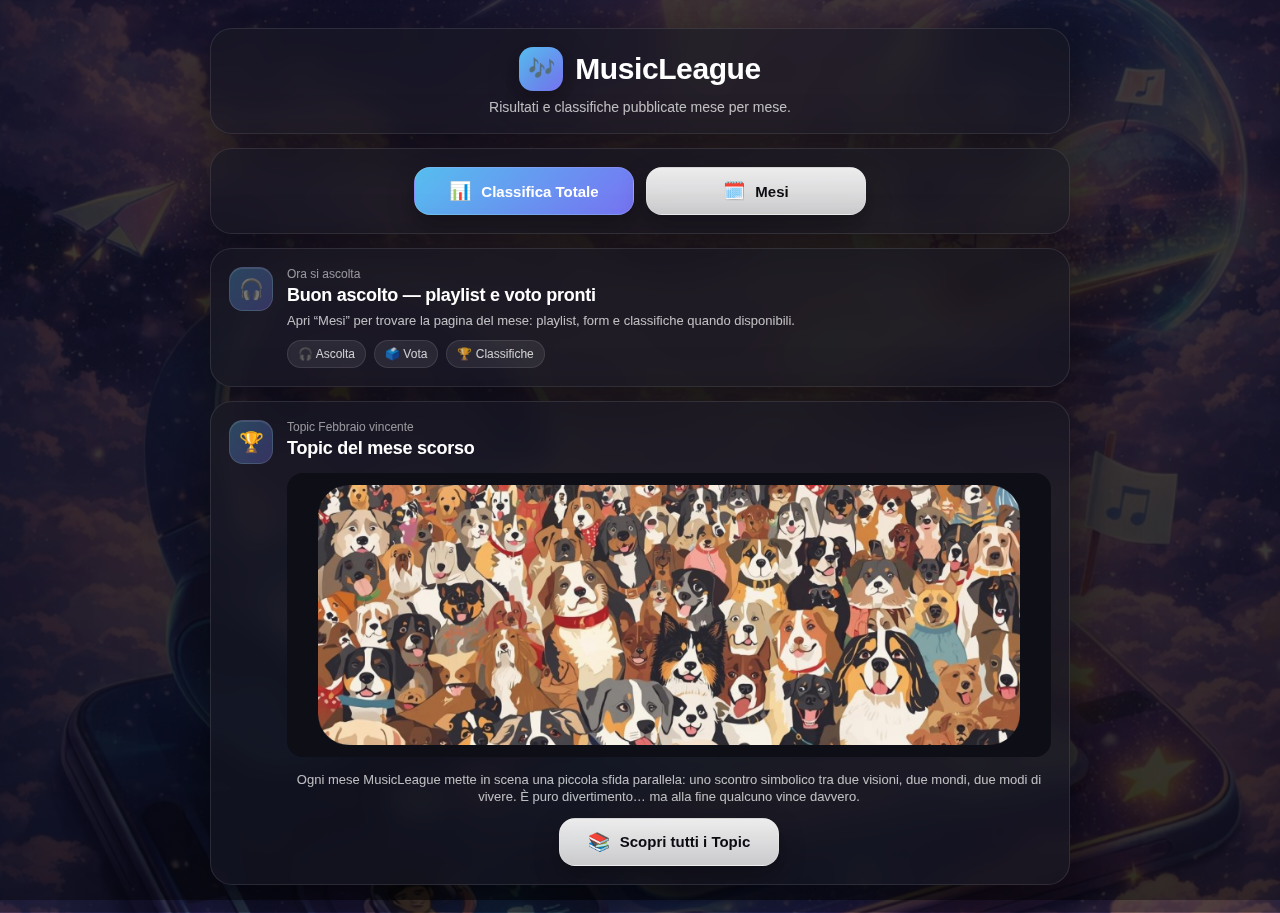
<file: docs/index.html>
<!doctype html>
<html lang="it">
<head>
  <meta charset="utf-8" />
  <meta name="viewport" content="width=device-width,initial-scale=1" />
  <title>MusicLeague</title>

  <style>
    :root{
      --bg0:#07070b;
      --card: rgba(22, 22, 34, .62);
      --stroke: rgba(255,255,255,.10);
      --text:#ffffff;
      --muted: rgba(255,255,255,.72);
      --muted2: rgba(255,255,255,.55);
      --shadow: 0 18px 60px rgba(0,0,0,.55);
      --radius: 22px;
    }

    *{ box-sizing:border-box; }

    body{
      margin:0;
      color:var(--text);
      font-family: -apple-system, BlinkMacSystemFont, "SF Pro Display", "SF Pro Text",
                   "Segoe UI", Roboto, Helvetica, Arial, sans-serif;

      /* ✅ sfondo unico */
      background:
        linear-gradient(180deg, rgba(5,5,8,.70), rgba(5,5,8,.70)),
        url("assets/hero-submit.png");
      background-size: cover;
      background-position: center;
      background-repeat: no-repeat;

      min-height:100vh;
      overflow-x:hidden;
    }

    /* leggera vignettatura per far “leggere” bene le card */
    body::before{
      content:"";
      position:fixed;
      inset:0;
      background:
        radial-gradient(900px 520px at 50% 35%, rgba(0,0,0,.15), transparent 60%),
        radial-gradient(1200px 800px at 50% 120%, rgba(0,0,0,.45), transparent 55%),
        linear-gradient(180deg, rgba(0,0,0,.20), rgba(0,0,0,.35));
      pointer-events:none;
      z-index:0;
    }

    .wrap{
      position:relative;
      z-index:1;
      min-height:100vh;
      display:flex;
      align-items:center;
      justify-content:center;
      padding:28px 16px;
    }

    .stack{
      width:100%;
      max-width: 920px;
      display:flex;
      flex-direction:column;
      gap:14px;
      align-items:center;
    }

    .card{
      width: min(860px, 100%);
      background: var(--card);
      border: 1px solid var(--stroke);
      border-radius: var(--radius);
      box-shadow: var(--shadow);
      backdrop-filter: blur(14px);
      -webkit-backdrop-filter: blur(14px);
      overflow:hidden;
    }

    .cardPad{ padding:18px 18px; }

    /* card titolo */
    .titleRow{
      display:flex;
      align-items:center;
      justify-content:center;
      gap:12px;
      text-align:center;
    }

    .appIcon{
      width:44px;
      height:44px;
      border-radius:14px;
      background: linear-gradient(135deg, rgba(90,200,250,.95), rgba(125,122,255,.95));
      box-shadow: 0 10px 30px rgba(0,0,0,.35);
      display:grid;
      place-items:center;
      flex: 0 0 auto;
    }
    .appIcon span{ font-size:22px; filter: drop-shadow(0 6px 14px rgba(0,0,0,.35)); }

    h1{
      font-size: 30px;
      line-height:1.15;
      margin:0;
      letter-spacing:-0.4px;
    }

    .subtitle{
      margin:8px 0 0 0;
      text-align:center;
      color: var(--muted);
      font-size: 14px;
    }

    /* card bottoni */
    .actions{
      display:flex;
      gap:12px;
      flex-wrap:wrap;
      justify-content:center;
    }

    .btn{
      display:flex;
      align-items:center;
      justify-content:center;
      gap:10px;
      min-width: 220px;
      height: 48px;
      padding: 0 16px;
      border-radius: 16px;
      text-decoration:none;
      color: #0b0b10;
      font-weight: 800;
      font-size: 15px;
      background: linear-gradient(180deg, rgba(255,255,255,.92), rgba(255,255,255,.78));
      border: 1px solid rgba(255,255,255,.18);
      box-shadow: 0 10px 24px rgba(0,0,0,.35);
      transition: transform .12s ease, box-shadow .12s ease, filter .12s ease;
      user-select:none;
      -webkit-tap-highlight-color: transparent;
    }
    .btn .emoji{ font-size:18px; }
    .btn:hover{ transform: translateY(-1px); box-shadow: 0 14px 30px rgba(0,0,0,.42); filter: brightness(1.03); }
    .btn:active{ transform: translateY(0px) scale(.99); box-shadow: 0 10px 22px rgba(0,0,0,.38); }

    .btn-accent{
      color: #fff;
      background: linear-gradient(135deg, rgba(90,200,250,.95), rgba(125,122,255,.95));
      border: 1px solid rgba(255,255,255,.14);
    }

    /* card missione */
    .mission{
      display:flex;
      gap:14px;
      align-items:flex-start;
    }

    .missionIcon{
      width:44px;
      height:44px;
      border-radius:14px;
      display:grid;
      place-items:center;
      font-size:20px;
      background: linear-gradient(135deg, rgba(90,200,250,.28), rgba(125,122,255,.28));
      border: 1px solid rgba(255,255,255,.12);
      box-shadow: inset 0 1px 0 rgba(255,255,255,.10);
      flex:0 0 auto;
    }

    .missionText{ min-width:0; }
    .missionKicker{
      font-size:12px;
      color: var(--muted2);
      margin-bottom:4px;
    }
    .missionTitle{
      font-weight:900;
      letter-spacing:-.25px;
      font-size:18px;
      margin:0 0 6px 0;
    }
    .missionSub{
      color: var(--muted);
      font-size:13px;
      line-height:1.35;
      margin:0;
    }

    .pills{
      margin-top:10px;
      display:flex;
      flex-wrap:wrap;
      gap:8px;
    }
    .pill{
      display:inline-flex;
      align-items:center;
      gap:6px;
      font-size:12px;
      padding:6px 10px;
      border-radius: 999px;
      background: rgba(255,255,255,.08);
      border: 1px solid rgba(255,255,255,.10);
      color: rgba(255,255,255,.78);
      white-space:nowrap;
    }

    @media (max-width: 560px){
      h1{ font-size:28px; }
      .btn{ min-width: 100%; }
      .mission{ align-items:center; }
    }
  </style>
</head>

<body>
  <div class="wrap">
    <div class="stack">

      <!-- CARD 1: Titolo -->
      <div class="card">
        <div class="cardPad">
          <div class="titleRow">
            <div class="appIcon"><span>🎶</span></div>
            <h1>MusicLeague</h1>
          </div>
          <p class="subtitle">Risultati e classifiche pubblicate mese per mese.</p>
        </div>
      </div>

      <!-- CARD 2: Bottoni -->
      <div class="card">
        <div class="cardPad">
          <div class="actions">
            <a class="btn btn-accent" href="leaderboard.html">
              <span class="emoji">📊</span> Classifica Totale
            </a>

            <a class="btn" href="months.html">
              <span class="emoji">🗓️</span> Mesi
            </a>
          </div>
        </div>
      </div>

      <!-- CARD 3: Missione del momento (solo testi dinamici) -->
      <div class="card">
        <div class="cardPad">
          <div class="mission">
            <div class="missionIcon" id="missionIcon">🚀</div>

            <div class="missionText">
              <div class="missionKicker" id="missionKicker">Caricamento…</div>
              <div class="missionTitle" id="missionTitle"></div>
              <p class="missionSub" id="missionSub"></p>

              <div class="pills" id="missionPills">
                <span class="pill">🎶 2 brani a testa</span>
                <span class="pill">📩 In privato</span>
                <span class="pill">⏳ Entro il 5</span>
              </div>
            </div>
          </div>
        </div>
      </div>
<!-- CARD 4: Topic del mese scorso -->
<div class="card">
  <div class="cardPad">
    <div class="mission">

      <!-- Icona identica a quella del razzo -->
      <div class="missionIcon">🏆</div>

      <div class="missionText">

        <!-- Kicker piccolo sopra -->
        <div class="missionKicker">
          Topic Febbraio vincente
        </div>

        <!-- Titolo identico stile missione -->
        <div class="missionTitle">
          Topic del mese scorso
        </div>

        <!-- Immagine adattiva -->
        <div style="
  width:100%;
  margin:14px 0;
  border-radius:16px;
  overflow:hidden;
  border:1px solid var(--border);
  background:#0e0e16;
  display:flex;
  align-items:center;
  justify-content:center;
  padding:12px;
">

  <img src="assets/vincente.png"
       alt="Topic vincente"
       style="
         max-width:100%;
         max-height:260px;
         width:auto;
         height:auto;
         object-fit:contain;
         display:block;
       ">

</div>

        <!-- Testo centrato come missionSub -->
        <p class="missionSub" style="text-align:center;">
          Ogni mese MusicLeague mette in scena una piccola sfida parallela:
          uno scontro simbolico tra due visioni, due mondi, due modi di vivere.
          È puro divertimento… ma alla fine qualcuno vince davvero.
        </p>

        <!-- Bottone centrato -->
        <div style="display:flex; justify-content:center; margin-top:12px;">
          <a href="topics.html" class="btn">
            <span class="emoji">📚</span> Scopri tutti i Topic
          </a>
        </div>

      </div>
    </div>
  </div>
</div>

      
    </div>
  </div>

  <script>
    (function(){
      const now = new Date();
      const day = now.getDate();

      const icon   = document.getElementById("missionIcon");
      const kicker = document.getElementById("missionKicker");
      const title  = document.getElementById("missionTitle");
      const sub    = document.getElementById("missionSub");
      const pills  = document.getElementById("missionPills");

      // 01-05: scelta brani
      if(day >= 1 && day <= 5){
        icon.textContent   = "🚀";
        kicker.textContent = "Missione del momento";
        title.textContent  = "Scegli le tue 2 canzoni";
        sub.textContent    = "Hai tempo fino al 5: manda in privato i link Spotify. Qui inizia il viaggio del mese.";

        pills.innerHTML = `
          <span class="pill">🎶 2 brani a testa</span>
          <span class="pill">📩 In privato</span>
          <span class="pill">⏳ Entro il 5</span>
        `;
      } else {
        // dal 06: ascolto e voto
        icon.textContent   = "🎧";
        kicker.textContent = "Ora si ascolta";
        title.textContent  = "Buon ascolto — playlist e voto pronti";
        sub.textContent    = "Apri “Mesi” per trovare la pagina del mese: playlist, form e classifiche quando disponibili.";

        pills.innerHTML = `
          <span class="pill">🎧 Ascolta</span>
          <span class="pill">🗳️ Vota</span>
          <span class="pill">🏆 Classifiche</span>
        `;
      }
    })();
  </script>
</body>
</html>
</file>
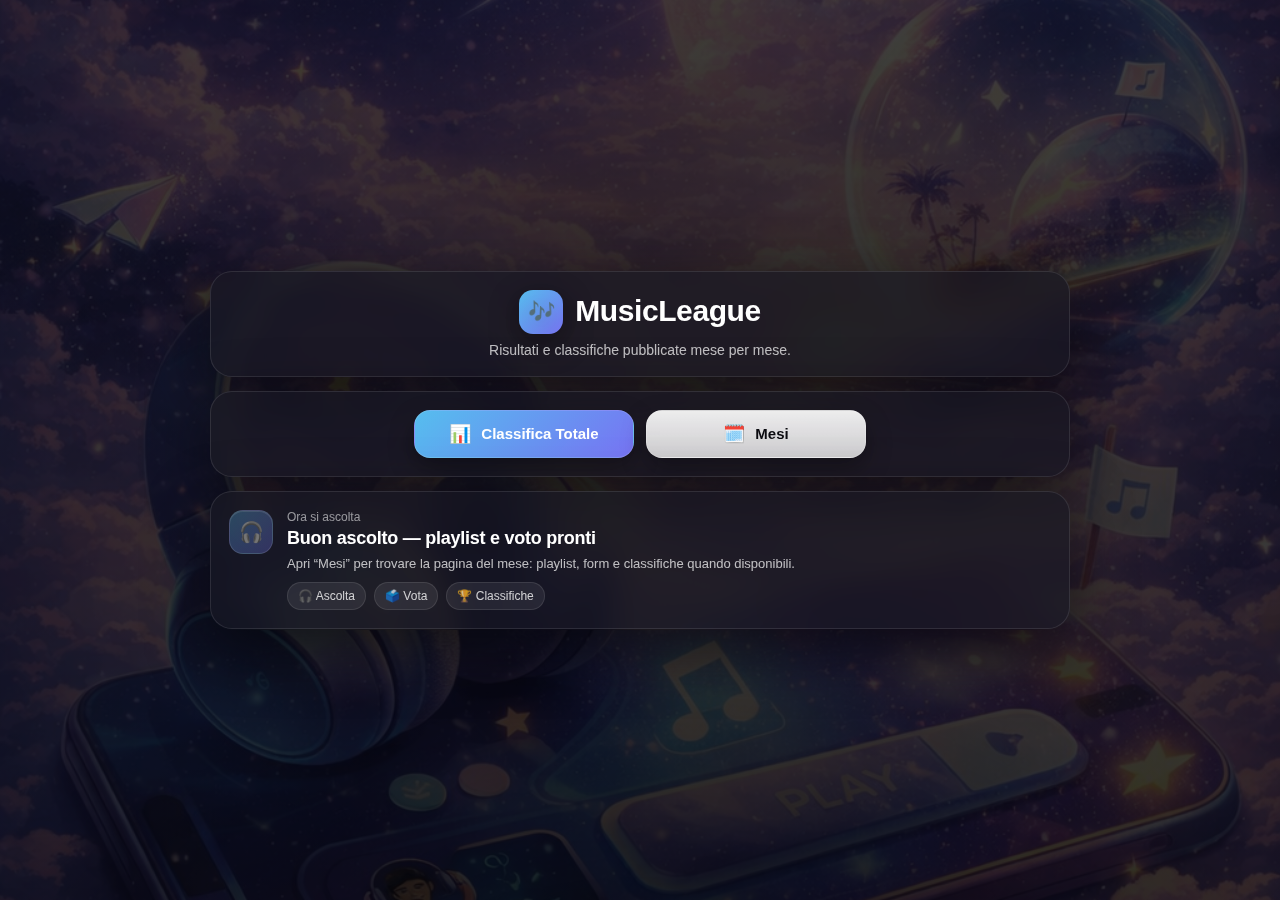
<file: sito/index.html>
<!doctype html>
<html lang="it">
<head>
  <meta charset="utf-8" />
  <meta name="viewport" content="width=device-width,initial-scale=1" />
  <title>MusicLeague</title>

  <style>
    :root{
      --bg0:#07070b;
      --card: rgba(22, 22, 34, .62);
      --stroke: rgba(255,255,255,.10);
      --text:#ffffff;
      --muted: rgba(255,255,255,.72);
      --muted2: rgba(255,255,255,.55);
      --shadow: 0 18px 60px rgba(0,0,0,.55);
      --radius: 22px;
    }

    *{ box-sizing:border-box; }

    body{
      margin:0;
      color:var(--text);
      font-family: -apple-system, BlinkMacSystemFont, "SF Pro Display", "SF Pro Text",
                   "Segoe UI", Roboto, Helvetica, Arial, sans-serif;

      /* ✅ sfondo unico */
      background:
        linear-gradient(180deg, rgba(5,5,8,.70), rgba(5,5,8,.70)),
        url("assets/hero-submit.png");
      background-size: cover;
      background-position: center;
      background-repeat: no-repeat;

      min-height:100vh;
      overflow-x:hidden;
    }

    /* leggera vignettatura per far “leggere” bene le card */
    body::before{
      content:"";
      position:fixed;
      inset:0;
      background:
        radial-gradient(900px 520px at 50% 35%, rgba(0,0,0,.15), transparent 60%),
        radial-gradient(1200px 800px at 50% 120%, rgba(0,0,0,.45), transparent 55%),
        linear-gradient(180deg, rgba(0,0,0,.20), rgba(0,0,0,.35));
      pointer-events:none;
      z-index:0;
    }

    .wrap{
      position:relative;
      z-index:1;
      min-height:100vh;
      display:flex;
      align-items:center;
      justify-content:center;
      padding:28px 16px;
    }

    .stack{
      width:100%;
      max-width: 920px;
      display:flex;
      flex-direction:column;
      gap:14px;
      align-items:center;
    }

    .card{
      width: min(860px, 100%);
      background: var(--card);
      border: 1px solid var(--stroke);
      border-radius: var(--radius);
      box-shadow: var(--shadow);
      backdrop-filter: blur(14px);
      -webkit-backdrop-filter: blur(14px);
      overflow:hidden;
    }

    .cardPad{ padding:18px 18px; }

    /* card titolo */
    .titleRow{
      display:flex;
      align-items:center;
      justify-content:center;
      gap:12px;
      text-align:center;
    }

    .appIcon{
      width:44px;
      height:44px;
      border-radius:14px;
      background: linear-gradient(135deg, rgba(90,200,250,.95), rgba(125,122,255,.95));
      box-shadow: 0 10px 30px rgba(0,0,0,.35);
      display:grid;
      place-items:center;
      flex: 0 0 auto;
    }
    .appIcon span{ font-size:22px; filter: drop-shadow(0 6px 14px rgba(0,0,0,.35)); }

    h1{
      font-size: 30px;
      line-height:1.15;
      margin:0;
      letter-spacing:-0.4px;
    }

    .subtitle{
      margin:8px 0 0 0;
      text-align:center;
      color: var(--muted);
      font-size: 14px;
    }

    /* card bottoni */
    .actions{
      display:flex;
      gap:12px;
      flex-wrap:wrap;
      justify-content:center;
    }

    .btn{
      display:flex;
      align-items:center;
      justify-content:center;
      gap:10px;
      min-width: 220px;
      height: 48px;
      padding: 0 16px;
      border-radius: 16px;
      text-decoration:none;
      color: #0b0b10;
      font-weight: 800;
      font-size: 15px;
      background: linear-gradient(180deg, rgba(255,255,255,.92), rgba(255,255,255,.78));
      border: 1px solid rgba(255,255,255,.18);
      box-shadow: 0 10px 24px rgba(0,0,0,.35);
      transition: transform .12s ease, box-shadow .12s ease, filter .12s ease;
      user-select:none;
      -webkit-tap-highlight-color: transparent;
    }
    .btn .emoji{ font-size:18px; }
    .btn:hover{ transform: translateY(-1px); box-shadow: 0 14px 30px rgba(0,0,0,.42); filter: brightness(1.03); }
    .btn:active{ transform: translateY(0px) scale(.99); box-shadow: 0 10px 22px rgba(0,0,0,.38); }

    .btn-accent{
      color: #fff;
      background: linear-gradient(135deg, rgba(90,200,250,.95), rgba(125,122,255,.95));
      border: 1px solid rgba(255,255,255,.14);
    }

    /* card missione */
    .mission{
      display:flex;
      gap:14px;
      align-items:flex-start;
    }

    .missionIcon{
      width:44px;
      height:44px;
      border-radius:14px;
      display:grid;
      place-items:center;
      font-size:20px;
      background: linear-gradient(135deg, rgba(90,200,250,.28), rgba(125,122,255,.28));
      border: 1px solid rgba(255,255,255,.12);
      box-shadow: inset 0 1px 0 rgba(255,255,255,.10);
      flex:0 0 auto;
    }

    .missionText{ min-width:0; }
    .missionKicker{
      font-size:12px;
      color: var(--muted2);
      margin-bottom:4px;
    }
    .missionTitle{
      font-weight:900;
      letter-spacing:-.25px;
      font-size:18px;
      margin:0 0 6px 0;
    }
    .missionSub{
      color: var(--muted);
      font-size:13px;
      line-height:1.35;
      margin:0;
    }

    .pills{
      margin-top:10px;
      display:flex;
      flex-wrap:wrap;
      gap:8px;
    }
    .pill{
      display:inline-flex;
      align-items:center;
      gap:6px;
      font-size:12px;
      padding:6px 10px;
      border-radius: 999px;
      background: rgba(255,255,255,.08);
      border: 1px solid rgba(255,255,255,.10);
      color: rgba(255,255,255,.78);
      white-space:nowrap;
    }

    @media (max-width: 560px){
      h1{ font-size:28px; }
      .btn{ min-width: 100%; }
      .mission{ align-items:center; }
    }
  </style>
</head>

<body>
  <div class="wrap">
    <div class="stack">

      <!-- CARD 1: Titolo -->
      <div class="card">
        <div class="cardPad">
          <div class="titleRow">
            <div class="appIcon"><span>🎶</span></div>
            <h1>MusicLeague</h1>
          </div>
          <p class="subtitle">Risultati e classifiche pubblicate mese per mese.</p>
        </div>
      </div>

      <!-- CARD 2: Bottoni -->
      <div class="card">
        <div class="cardPad">
          <div class="actions">
            <a class="btn btn-accent" href="leaderboard.html">
              <span class="emoji">📊</span> Classifica Totale
            </a>

            <a class="btn" href="months.html">
              <span class="emoji">🗓️</span> Mesi
            </a>
          </div>
        </div>
      </div>

      <!-- CARD 3: Missione del momento (solo testi dinamici) -->
      <div class="card">
        <div class="cardPad">
          <div class="mission">
            <div class="missionIcon" id="missionIcon">🚀</div>

            <div class="missionText">
              <div class="missionKicker" id="missionKicker">Caricamento…</div>
              <div class="missionTitle" id="missionTitle"></div>
              <p class="missionSub" id="missionSub"></p>

              <div class="pills" id="missionPills">
                <span class="pill">🎶 2 brani a testa</span>
                <span class="pill">📩 In privato</span>
                <span class="pill">⏳ Entro il 5</span>
              </div>
            </div>
          </div>
        </div>
      </div>

    </div>
  </div>

  <script>
    (function(){
      const now = new Date();
      const day = now.getDate();

      const icon   = document.getElementById("missionIcon");
      const kicker = document.getElementById("missionKicker");
      const title  = document.getElementById("missionTitle");
      const sub    = document.getElementById("missionSub");
      const pills  = document.getElementById("missionPills");

      // 01-05: scelta brani
      if(day >= 1 && day <= 5){
        icon.textContent   = "🚀";
        kicker.textContent = "Missione del momento";
        title.textContent  = "Scegli le tue 2 canzoni";
        sub.textContent    = "Hai tempo fino al 5: manda in privato i link Spotify. Qui inizia il viaggio del mese.";

        pills.innerHTML = `
          <span class="pill">🎶 2 brani a testa</span>
          <span class="pill">📩 In privato</span>
          <span class="pill">⏳ Entro il 5</span>
        `;
      } else {
        // dal 06: ascolto e voto
        icon.textContent   = "🎧";
        kicker.textContent = "Ora si ascolta";
        title.textContent  = "Buon ascolto — playlist e voto pronti";
        sub.textContent    = "Apri “Mesi” per trovare la pagina del mese: playlist, form e classifiche quando disponibili.";

        pills.innerHTML = `
          <span class="pill">🎧 Ascolta</span>
          <span class="pill">🗳️ Vota</span>
          <span class="pill">🏆 Classifiche</span>
        `;
      }
    })();
  </script>
</body>
</html>
</file>
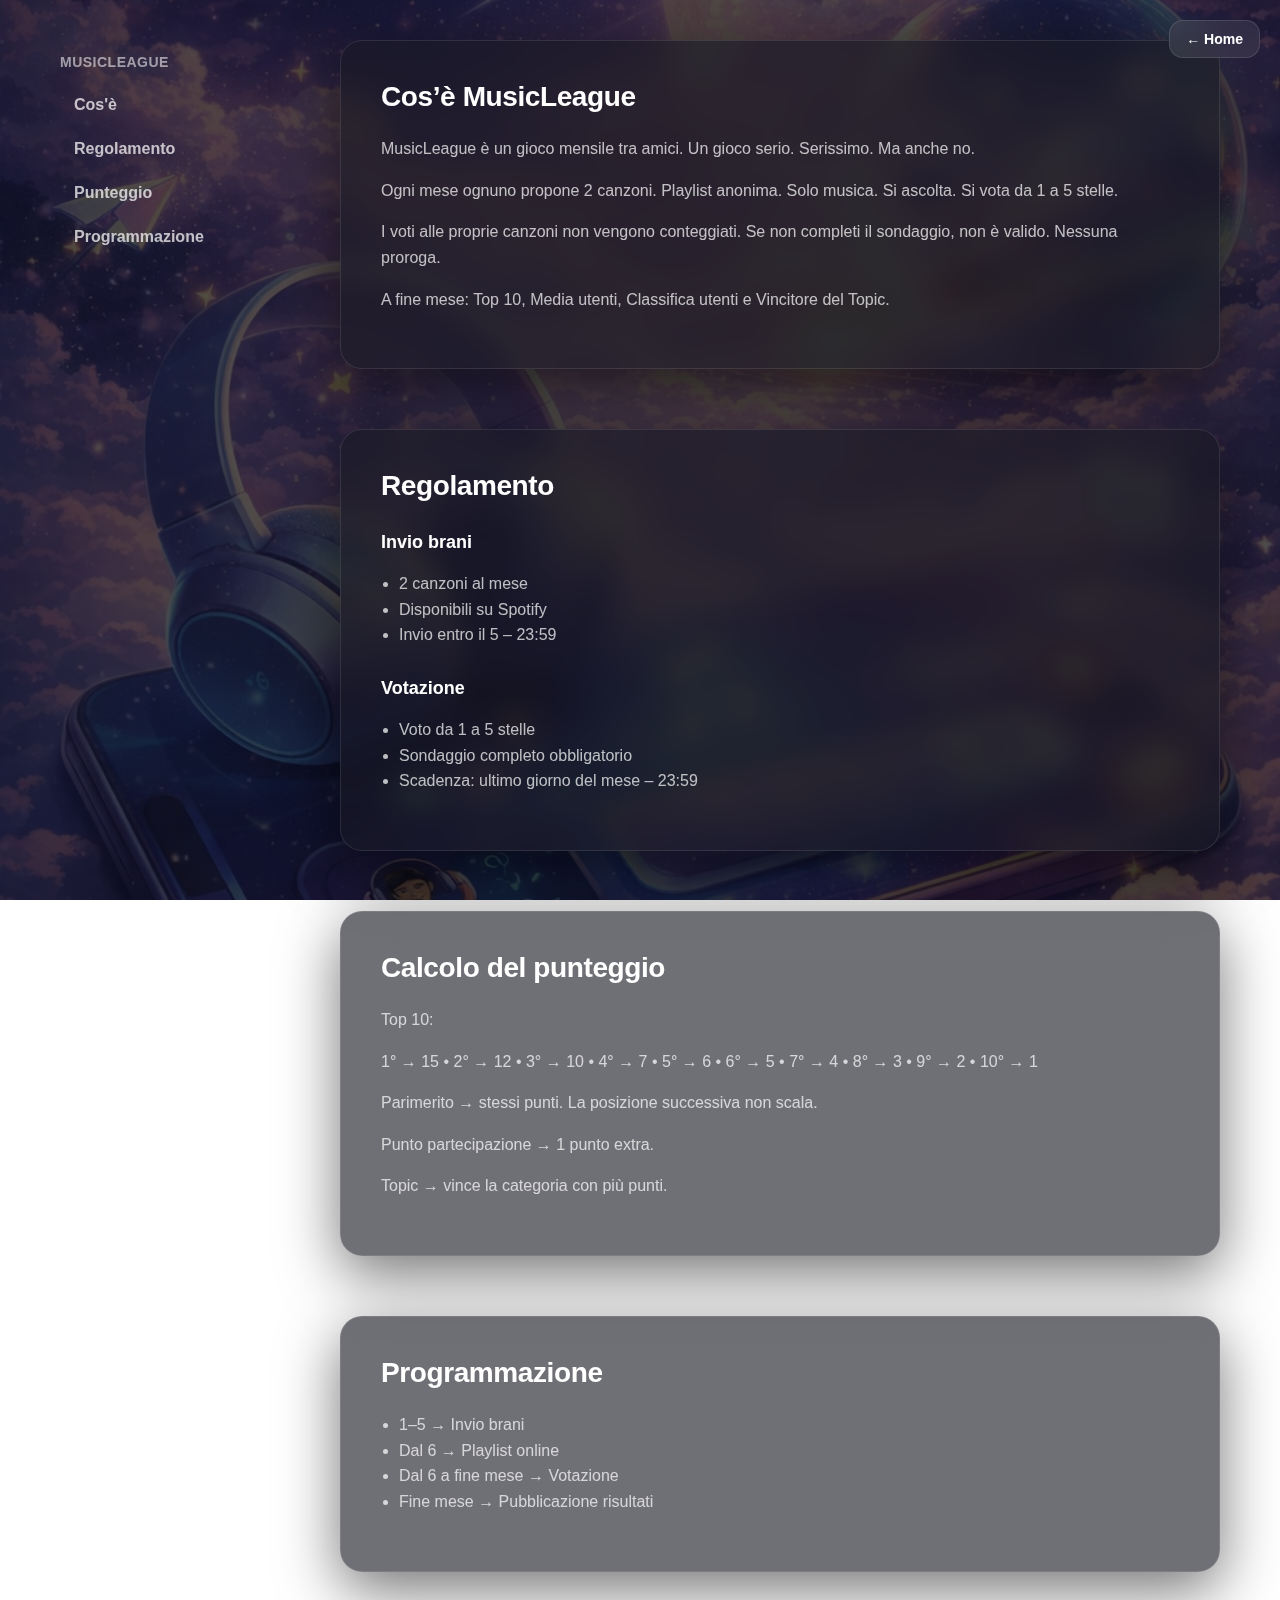
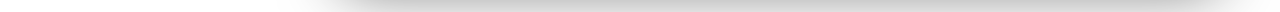
<file: docs/info.html>
<!doctype html>
<html lang="it">
<head>
<meta charset="utf-8" />
<meta name="viewport" content="width=device-width,initial-scale=1" />
<title>Info - MusicLeague</title>

<style>
:root{
  --bg0:#07070b;
  --card: rgba(22,22,34,.62);
  --stroke: rgba(255,255,255,.10);
  --text:#ffffff;
  --muted: rgba(255,255,255,.72);
  --muted2: rgba(255,255,255,.55);
  --shadow: 0 18px 60px rgba(0,0,0,.55);
  --radius: 22px;
}

*{ box-sizing:border-box; }

html{ scroll-behavior:smooth; }

body{
  margin:0;
  color:var(--text);
  font-family:-apple-system,BlinkMacSystemFont,"SF Pro Display","SF Pro Text",
  "Segoe UI",Roboto,Helvetica,Arial,sans-serif;

  background:
    linear-gradient(180deg, rgba(5,5,8,.70), rgba(5,5,8,.70)),
    url("assets/hero-submit.png");
  background-size:cover;
  background-position:center;
  background-attachment:fixed;
}
.topBar{
  position:fixed;
  top:20px;
  right:20px;
  z-index:1000;
}

.homeBtn{
  display:flex;
  align-items:center;
  gap:8px;
  padding:10px 16px;
  border-radius:14px;
  text-decoration:none;
  font-weight:600;
  font-size:14px;
  color:white;
  background:rgba(255,255,255,.08);
  border:1px solid rgba(255,255,255,.12);
  backdrop-filter:blur(16px);
  transition:.2s;
}

.homeBtn:hover{
  background:rgba(255,255,255,.14);
}
.wrap{
  max-width:1200px;
  margin:auto;
  padding:40px 20px;
  display:flex;
  gap:40px;
}

/* SIDEBAR */

.sidebar{
  width:240px;
  position:sticky;
  top:40px;
  height:fit-content;
}

.sidebar h3{
  font-size:14px;
  letter-spacing:.5px;
  text-transform:uppercase;
  color:var(--muted2);
  margin-bottom:16px;
}

.nav{
  display:flex;
  flex-direction:column;
  gap:6px;
}

.nav a{
  text-decoration:none;
  color:var(--muted);
  padding:10px 14px;
  border-radius:14px;
  font-weight:600;
  transition:.2s;
}

.nav a:hover{
  background:rgba(255,255,255,.08);
  color:white;
}

.nav a.active{
  background:rgba(125,122,255,.20);
  color:white;
  border:1px solid rgba(125,122,255,.35);
}

/* CONTENT */

.content{
  flex:1;
  display:flex;
  flex-direction:column;
  gap:60px;
}

.section{
  background:var(--card);
  border:1px solid var(--stroke);
  border-radius:var(--radius);
  padding:40px;
  backdrop-filter:blur(14px);
  box-shadow:var(--shadow);
}

.section h2{
  margin-top:0;
  font-size:28px;
  letter-spacing:-0.4px;
}

.section h3{
  margin-top:30px;
  font-size:18px;
}

.section p{
  color:var(--muted);
  line-height:1.6;
}

.section ul{
  color:var(--muted);
  padding-left:18px;
  line-height:1.6;
}

/* Responsive */

@media(max-width:900px){
  .wrap{
    flex-direction:column;
  }
  .sidebar{
    position:relative;
    top:auto;
    width:100%;
  }
  .nav{
    flex-direction:row;
    flex-wrap:wrap;
  }
}
</style>
</head>

<body>
<div class="topBar">
  <a href="index.html" class="homeBtn">
    ← Home
  </a>
</div>
<div class="wrap">

  <!-- SIDEBAR -->
  <div class="sidebar">
    <h3>MusicLeague</h3>
    <div class="nav">
      <a href="#cose">Cos'è</a>
      <a href="#regolamento">Regolamento</a>
      <a href="#punteggio">Punteggio</a>
      <a href="#programmazione">Programmazione</a>
    </div>
  </div>

  <!-- CONTENT -->
  <div class="content">

    <section id="cose" class="section">
      <h2>Cos’è MusicLeague</h2>
      <p>
        MusicLeague è un gioco mensile tra amici.
        Un gioco serio. Serissimo. Ma anche no.
      </p>
      <p>
        Ogni mese ognuno propone 2 canzoni.
        Playlist anonima. Solo musica.
        Si ascolta. Si vota da 1 a 5 stelle.
      </p>
      <p>
        I voti alle proprie canzoni non vengono conteggiati.
        Se non completi il sondaggio, non è valido.
        Nessuna proroga.
      </p>
      <p>
        A fine mese:
        Top 10, Media utenti, Classifica utenti e Vincitore del Topic.
      </p>
    </section>

    <section id="regolamento" class="section">
      <h2>Regolamento</h2>
      <h3>Invio brani</h3>
      <ul>
        <li>2 canzoni al mese</li>
        <li>Disponibili su Spotify</li>
        <li>Invio entro il 5 – 23:59</li>
      </ul>

      <h3>Votazione</h3>
      <ul>
        <li>Voto da 1 a 5 stelle</li>
        <li>Sondaggio completo obbligatorio</li>
        <li>Scadenza: ultimo giorno del mese – 23:59</li>
      </ul>
    </section>

    <section id="punteggio" class="section">
      <h2>Calcolo del punteggio</h2>
      <p>Top 10:</p>
      <p>
        1° → 15 • 2° → 12 • 3° → 10 • 4° → 7 • 5° → 6 •
        6° → 5 • 7° → 4 • 8° → 3 • 9° → 2 • 10° → 1
      </p>
      <p>
        Parimerito → stessi punti. La posizione successiva non scala.
      </p>
      <p>
        Punto partecipazione → 1 punto extra.
      </p>
      <p>
        Topic → vince la categoria con più punti.
      </p>
    </section>

    <section id="programmazione" class="section">
      <h2>Programmazione</h2>
      <ul>
        <li>1–5 → Invio brani</li>
        <li>Dal 6 → Playlist online</li>
        <li>Dal 6 a fine mese → Votazione</li>
        <li>Fine mese → Pubblicazione risultati</li>
      </ul>
    </section>

  </div>
</div>

<script>
const sections = document.querySelectorAll("section");
const navLinks = document.querySelectorAll(".nav a");

window.addEventListener("scroll", ()=>{
  let current = "";
  sections.forEach(section=>{
    const sectionTop = section.offsetTop - 120;
    if(pageYOffset >= sectionTop){
      current = section.getAttribute("id");
    }
  });

  navLinks.forEach(a=>{
    a.classList.remove("active");
    if(a.getAttribute("href") === "#" + current){
      a.classList.add("active");
    }
  });
});
</script>

</body>
</html>
</file>
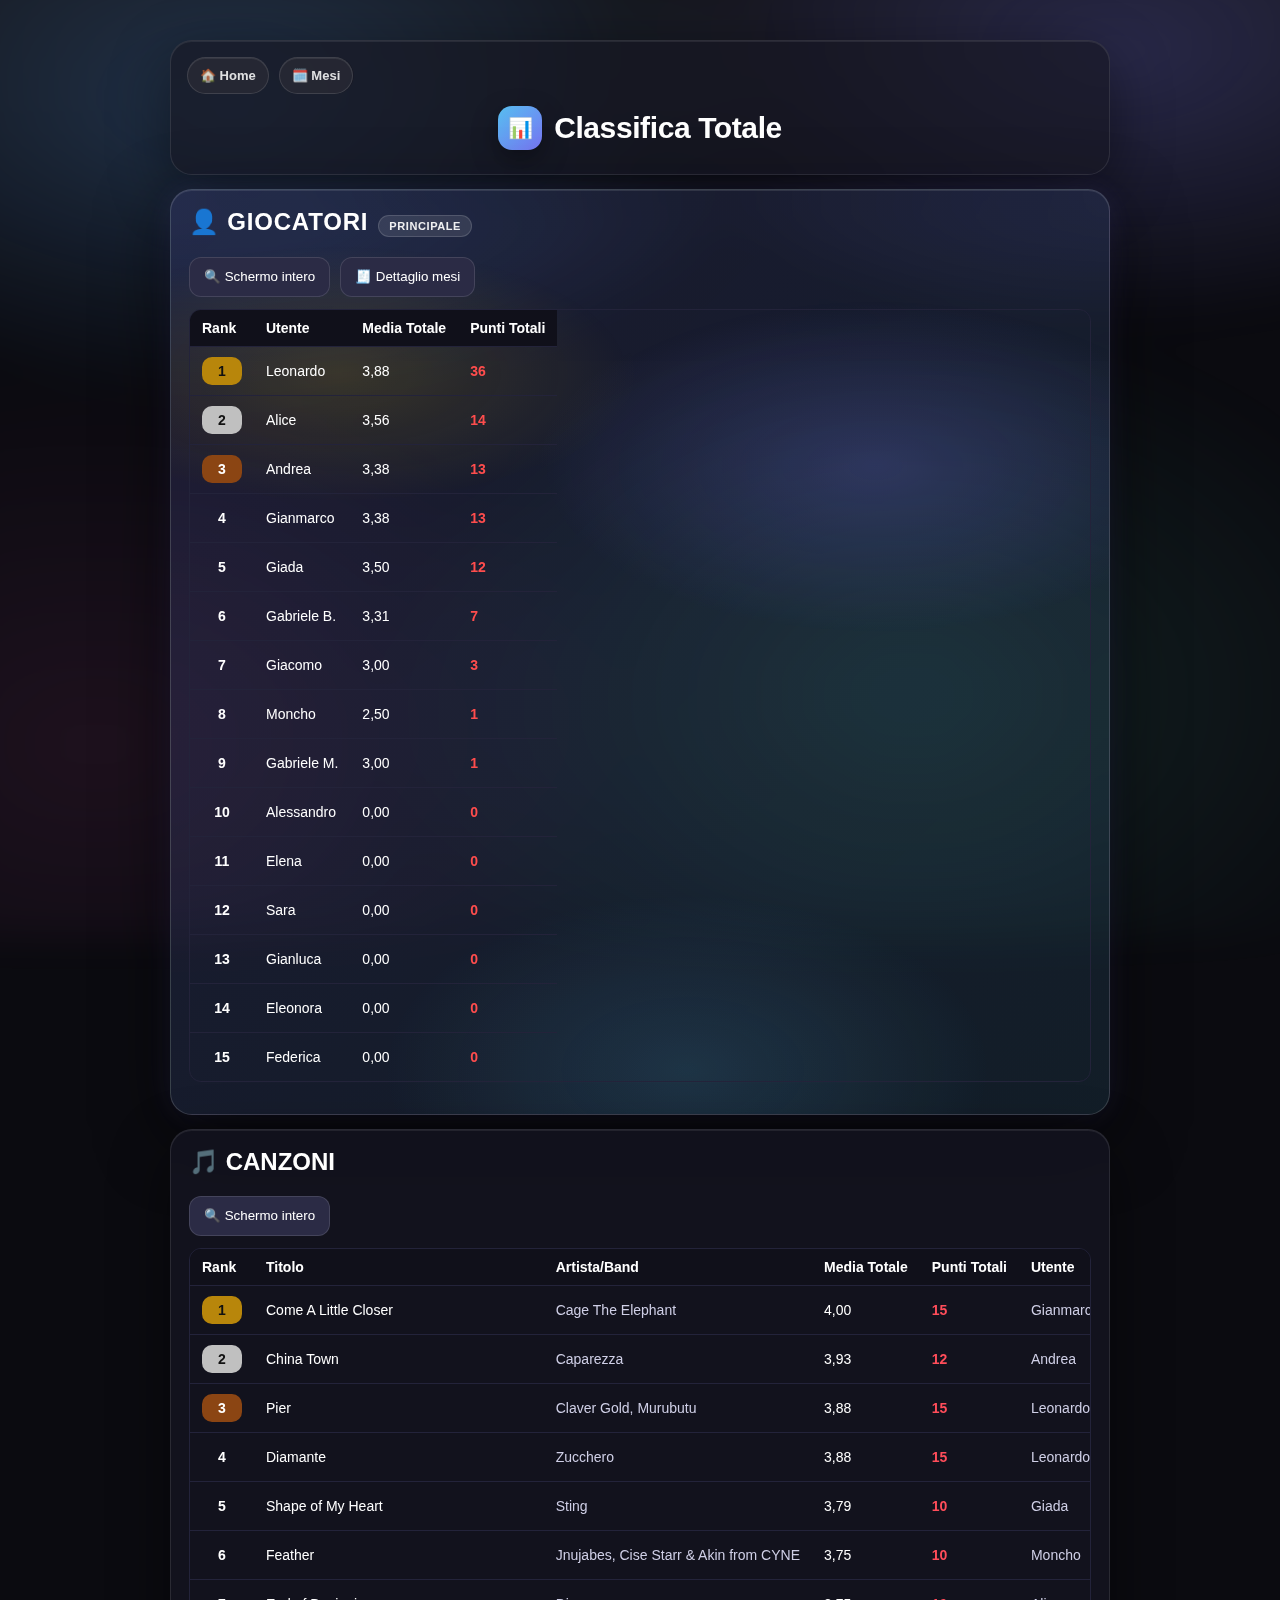
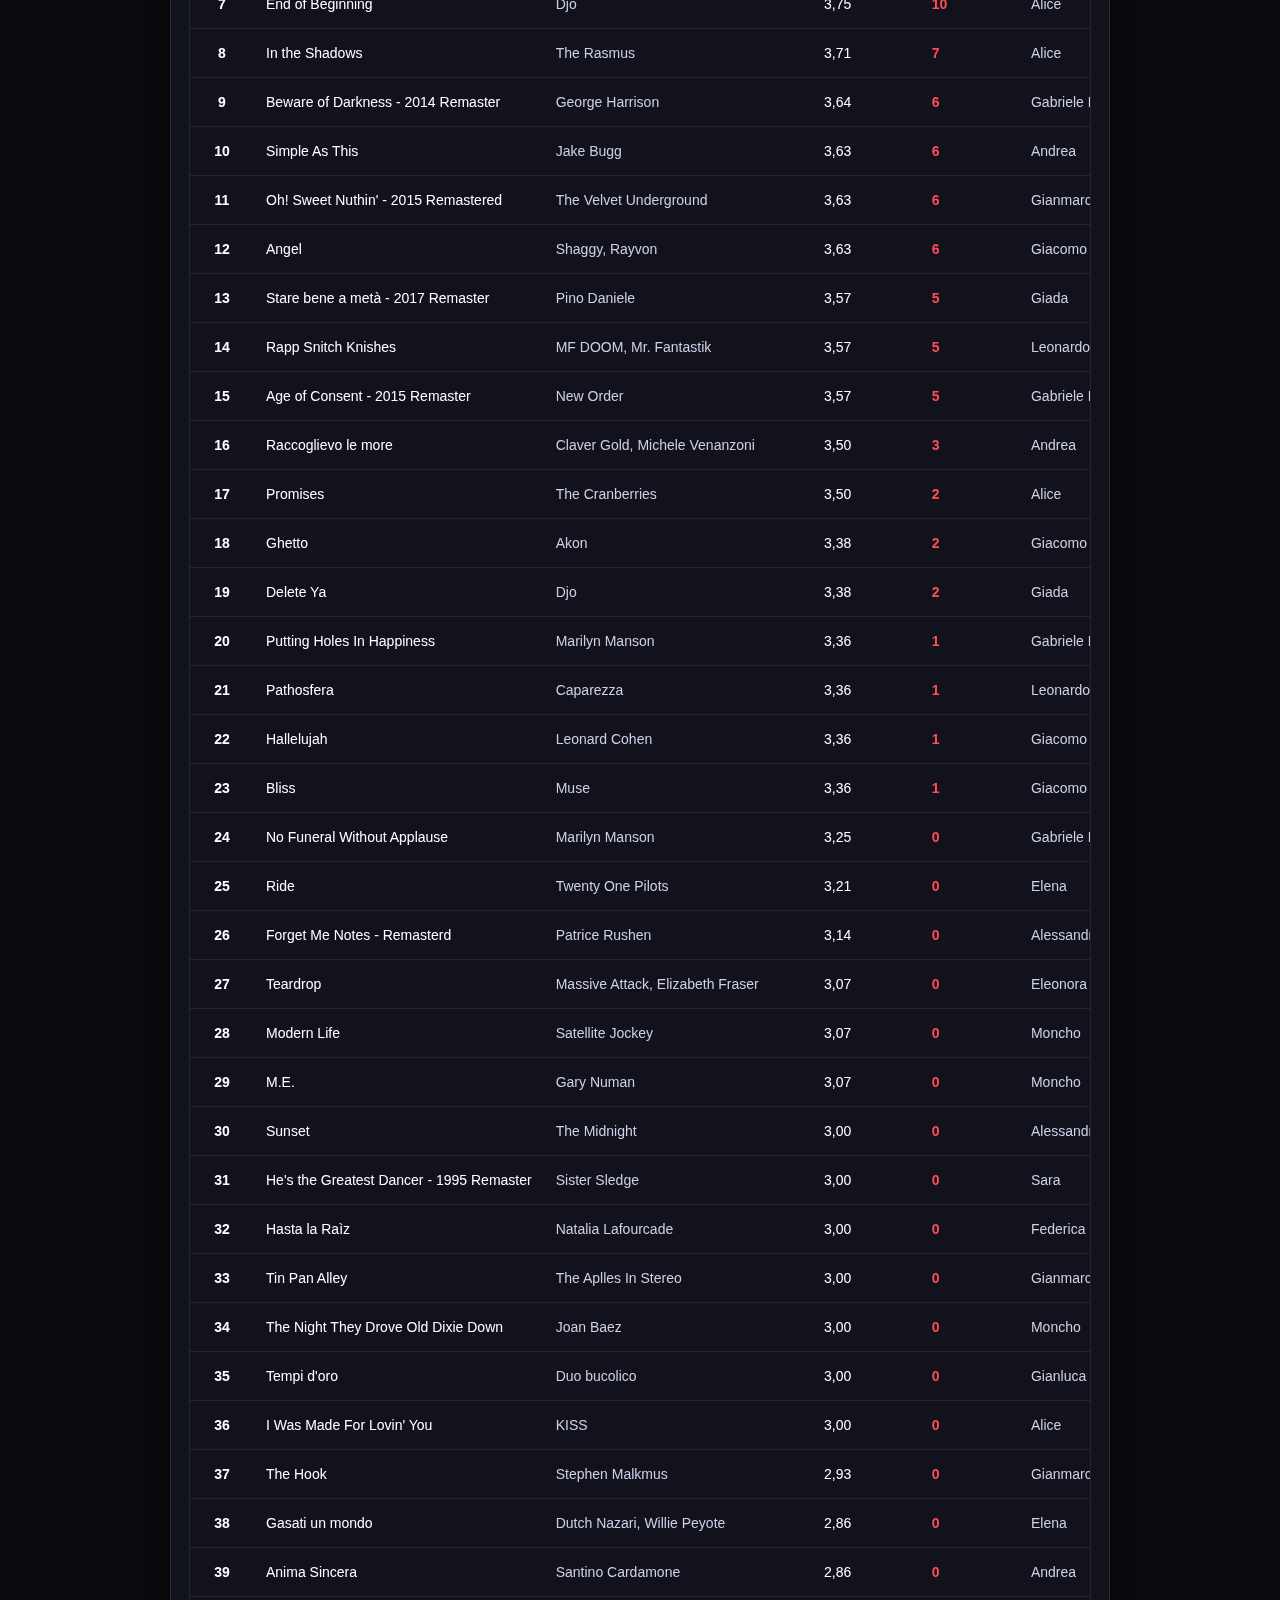
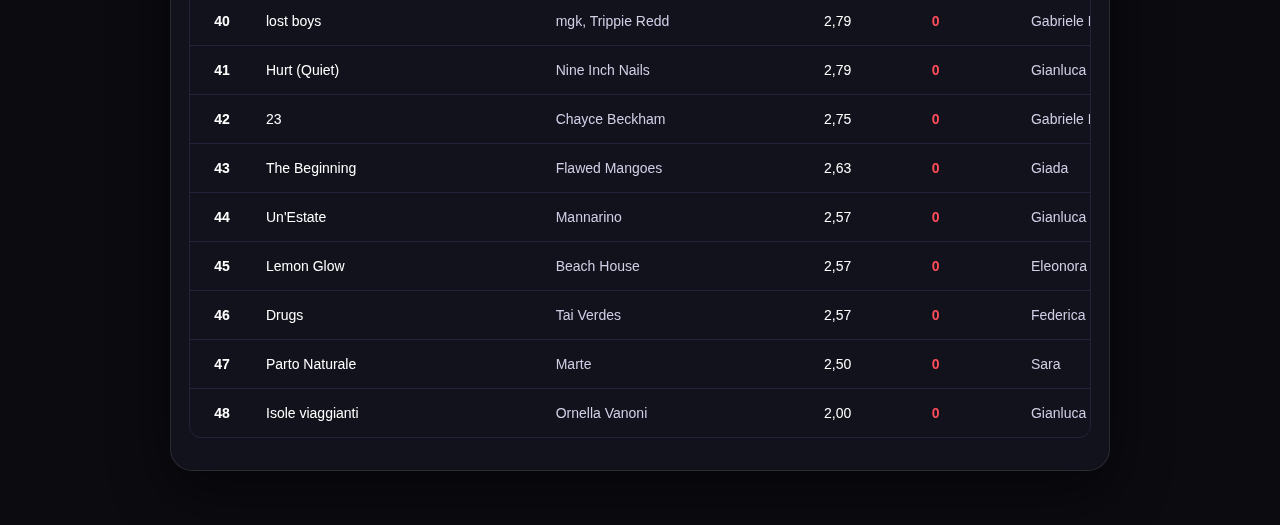
<file: docs/leaderboard.html>
<!doctype html>
<html lang="it">
<head>
  <meta charset="utf-8" />
  <meta name="viewport" content="width=device-width,initial-scale=1" />
  <title>Classifica Totale - MusicLeague</title>

  <!-- Deve esistere nella root docs/ -->
  <link rel="stylesheet" href="styles.css?v=2" />
</head>

<body>
  <div class="bg"></div>

  <div class="wrap">

    <div class="card headerHero">
      <div class="navPills">
        <a class="navPill" href="index.html">🏠 Home</a>
        <a class="navPill" href="months.html">🗓️ Mesi</a>
      </div>

      <div class="headerTitleRow" style="justify-content:center;">
        <div class="headerAppIcon"><span>📊</span></div>
        <h1 class="headerTitle">Classifica Totale</h1>
      </div>

     
    </div>

    <!-- ✅ GIOCATORI (in cima) -->
    <div class="card card-users">
      <h2 style="margin-top:0">👤 GIOCATORI</h2>

      <div style="display:flex; gap:10px; flex-wrap:wrap; margin:10px 0 12px 0;">
        <button class="btn" id="playersFullscreenBtn" type="button">🔍 Schermo intero</button>
        <button class="btn" id="playersDetailBtn" type="button">🧾 Dettaglio mesi</button>
      </div>

      <div id="playersWrap" class="tableWrap">
        <table id="playersTable">
          <thead>
            <tr>
              <th data-key="rank">Rank</th>
              <th data-key="player">Utente</th>
              <th data-key="totale_media">Media Totale</th>
              <th data-key="totale_punti">Punti Totali</th>
            </tr>
          </thead>
          <tbody id="playersBody"></tbody>
        </table>
      </div>

      <p id="playersStatus" class="hint" style="margin-top:10px;"></p>
    </div>

    <!-- ✅ CANZONI (da file tuo, senza dettaglio mesi) -->
    <div class="card">
      <h2 style="margin-top:0">🎵 CANZONI</h2>

      <div style="display:flex; gap:10px; flex-wrap:wrap; margin:10px 0 12px 0;">
        <button class="btn" id="songsFullscreenBtn" type="button">🔍 Schermo intero</button>
      </div>

      <div id="songsWrap" class="tableWrap">
        <table id="songsTable">
          <thead>
            <tr>
              <th data-key="rank">Rank</th>
              <th data-key="title">Titolo</th>
              <th data-key="artist">Artista/Band</th>
              <th data-key="avgTotal">Media Totale</th>
              <th data-key="pointsTotal">Punti Totali</th>
              <th data-key="user">Utente</th>
            </tr>
          </thead>
          <tbody id="songsBody"></tbody>
        </table>
      </div>

      <p id="songsStatus" class="hint" style="margin-top:10px;"></p>
    </div>

  </div>

  <!-- Overlay unico -->
  <div class="overlay" id="overlay" aria-hidden="true">
    <div class="overlay-card">
      <div class="overlay-header">
        <div class="overlay-title" id="overlayTitle">Dettaglio</div>
        <button class="btn" id="closeOverlayBtn" type="button">✖ Chiudi</button>
      </div>
      <div class="overlay-body" id="overlayBody"></div>
    </div>
  </div>

  <script>
    // =========================
    // CONFIG (file totali)
    // =========================
    const PLAYERS_TOTALS_CSV = "data/totali/classifica_utenti.csv";
    const SONGS_TOTALS_CSV   = "data/totali/classifica_canzoni.csv";

    // =========================
    // Helpers
    // =========================
    function escapeHtml(s) {
      return (s ?? "").toString().replace(/[&<>"']/g, m =>
        ({ "&":"&amp;","<":"&lt;",">":"&gt;",'"':"&quot;","'":"&#039;" }[m])
      );
    }

    function cleanCell(x) {
      return (x ?? "").toString().trim();
    }

    function toNumberIT(x) {
      const s = cleanCell(x).replace(",", ".");
      const n = parseFloat(s);
      return Number.isFinite(n) ? n : 0;
    }

    function toIntIT(x) {
      const s = cleanCell(x).replace(",", ".");
      const n = parseFloat(s);
      return Number.isFinite(n) ? n : 0;
    }

    function splitLineSemi(line) {
      return line.split(";");
    }

    function normalizeHeader(h) {
      return cleanCell(h).toLowerCase()
        .replace(/\s+/g, "_")
        .replace(/[^\wàèéìòù_-]/g, "");
    }

    function rankBadgeHtml(rankNumber) {
      const n = parseInt(rankNumber, 10);
      let cls = "rankBadge";
      if (n === 1) cls += " rankGold";
      else if (n === 2) cls += " rankSilver";
      else if (n === 3) cls += " rankBronze";
      return `<span class="${cls}">${escapeHtml(rankNumber)}</span>`;
    }

    async function fetchText(url) {
      const res = await fetch(url, { cache: "no-store" });
      if (!res.ok) throw new Error(`Impossibile leggere: ${url} (HTTP ${res.status})`);
      return await res.text();
    }

    // =========================
    // Overlay
    // =========================
    const overlay = document.getElementById("overlay");
    const overlayTitle = document.getElementById("overlayTitle");
    const overlayBody = document.getElementById("overlayBody");
    document.getElementById("closeOverlayBtn").addEventListener("click", closeOverlay);
    overlay.addEventListener("click", (e)=>{ if(e.target === overlay) closeOverlay(); });

    function openOverlay(title, html, fullscreen = false) {
      overlayTitle.textContent = title;
      overlayBody.innerHTML = html;
      overlay.classList.add("open");
      overlay.setAttribute("aria-hidden", "false");
      document.body.style.overflow = "hidden";

      if (fullscreen) {
        const wrap = overlayBody.querySelector(".tableWrap");
        if (wrap) wrap.classList.add("fullscreenMode");
      }
    }

    function closeOverlay() {
      overlay.classList.remove("open");
      overlay.setAttribute("aria-hidden", "true");
      document.body.style.overflow = "";
      overlayBody.innerHTML = "";
    }

    // =========================
    // Load PLAYERS (totali + mesi per dettaglio)
    // =========================
    async function loadPlayersFromTotalsCsv() {
      const text = await fetchText(PLAYERS_TOTALS_CSV);
      const lines = text.split(/\r?\n/).filter(l => l.trim() !== "");
      if (lines.length < 2) return { players: [], monthNames: [] };

      const headerRaw  = splitLineSemi(lines[0]).map(cleanCell);
      const headerNorm = headerRaw.map(normalizeHeader);

      const idxUtente   = headerNorm.indexOf("utente");
      const idxTotPunti = headerNorm.indexOf("totale_punti");
      const idxTotMedia = headerNorm.indexOf("totale_media");

      if (idxUtente === -1 || idxTotPunti === -1 || idxTotMedia === -1) {
        throw new Error("Header utenti non valido: servono Utente, Totale_punti, Totale_media");
      }

      // mesi dal header: Gennaio_punti / Gennaio_media ...
      const monthNames = [];
      const monthCols = [];
      for (let i=0; i<headerNorm.length; i++) {
        const h = headerNorm[i];
        if (h.endsWith("_punti") && !h.startsWith("totale_")) {
          const base = h.replace("_punti", "");
          const idxMedia = headerNorm.indexOf(base + "_media");
          if (idxMedia !== -1) {
            const pretty = headerRaw[i].replace(/_punti/i, "").trim();
            monthNames.push(pretty || base);
            monthCols.push({ name: (pretty || base), puntiIdx: i, mediaIdx: idxMedia });
          }
        }
      }

      const rows = lines.slice(1).map(l => splitLineSemi(l).map(cleanCell));

      const players = rows
        .filter(cols => cols[idxUtente] && cols[idxUtente].trim() !== "")
        .map(cols => {
          const months = monthCols.map(m => ({
            name: m.name,
            punti: toIntIT(cols[m.puntiIdx]),
            media: toNumberIT(cols[m.mediaIdx])
          }));

          return {
            // Rank lo ricalcoliamo sempre in UI (ordinamento dinamico)
            player: cols[idxUtente],
            totale_punti: toIntIT(cols[idxTotPunti]),
            totale_media: toNumberIT(cols[idxTotMedia]),
            months
          };
        });

      // default sort: punti desc
      players.sort((a,b) => b.totale_punti - a.totale_punti);
      return { players, monthNames };
    }

    // =========================
    // Load SONGS (solo totali, niente mesi)
    // =========================
    function findFirstIndex(headerNorm, candidates) {
      for (const c of candidates) {
        const idx = headerNorm.indexOf(c);
        if (idx !== -1) return idx;
      }
      return -1;
    }

    async function loadSongsFromTotalsCsv() {
      const text = await fetchText(SONGS_TOTALS_CSV);
      const lines = text.split(/\r?\n/).filter(l => l.trim() !== "");
      if (lines.length < 2) return [];

      const headerRaw  = splitLineSemi(lines[0]).map(cleanCell);
      const headerNorm = headerRaw.map(normalizeHeader);

      // accettiamo varianti di header
      const idxRank  = findFirstIndex(headerNorm, ["rank", "pos", "posizione"]);
      const idxTitle = findFirstIndex(headerNorm, ["titolo", "title"]);
      const idxArt   = findFirstIndex(headerNorm, ["artista", "artist", "artista_band", "artistaband"]);
      const idxAvg   = findFirstIndex(headerNorm, ["media", "media_totale", "avg", "average"]);
      const idxPts   = findFirstIndex(headerNorm, ["punti", "punti_totali", "points", "points_total"]);
      const idxUser  = findFirstIndex(headerNorm, ["utente", "proponente", "user"]);

      if (idxTitle === -1 || idxArt === -1 || idxAvg === -1 || idxPts === -1 || idxUser === -1) {
        throw new Error("Header canzoni non valido: servono Titolo, Artista, Media, Punti, Utente (Rank opzionale)");
      }

      const rows = lines.slice(1).map(l => splitLineSemi(l).map(cleanCell));

      const songs = rows
        .filter(cols => cols[idxTitle] && cols[idxTitle].trim() !== "")
        .map(cols => ({
          rank: idxRank !== -1 ? cleanCell(cols[idxRank]) : "",
          title: cleanCell(cols[idxTitle]),
          artist: cleanCell(cols[idxArt]),
          avgTotal: toNumberIT(cols[idxAvg]),
          pointsTotal: toIntIT(cols[idxPts]),
          user: cleanCell(cols[idxUser])
        }));

      // default sort: punti desc (se vuoi rank fisso da file, dimmelo e lo rispettiamo)
      songs.sort((a,b) => b.avgTotal - a.avgTotal);
      return songs;
    }

    // =========================
    // Render
    // =========================
    function renderPlayersTable(items) {
      const body = document.getElementById("playersBody");
      body.innerHTML = items.map((it, i) => `
        <tr>
          <td>${rankBadgeHtml(i+1)}</td>
          <td>${escapeHtml(it.player)}</td>
          <td>${it.totale_media.toFixed(2).replace(".", ",")}</td>
          <td class="points">${escapeHtml(it.totale_punti)}</td>
        </tr>
      `).join("");
    }

    function renderSongsTable(items) {
      const body = document.getElementById("songsBody");
      body.innerHTML = items.map((it, i) => `
        <tr>
          <td>${rankBadgeHtml(i+1)}</td>
          <td>${escapeHtml(it.title)}</td>
          <td style="color:var(--muted);">${escapeHtml(it.artist)}</td>
          <td>${it.avgTotal.toFixed(2).replace(".", ",")}</td>
          <td class="points">${escapeHtml(it.pointsTotal)}</td>
          <td style="color:var(--muted);">${escapeHtml(it.user)}</td>
        </tr>
      `).join("");
    }

    // =========================
    // Dettaglio mesi (solo giocatori)
    // =========================
    function renderPlayersDetailTable(items, monthNames) {
      const cols = monthNames.flatMap(m => [`${m} Punti`, `${m} Media`]);

      const head = `
        <tr>
          <th>Rank</th>
          <th>Utente</th>
          ${cols.map(c => `<th>${escapeHtml(c)}</th>`).join("")}
          <th>Totale Punti</th>
          <th>Totale Media</th>
        </tr>
      `;

      const rows = items.map((it, i) => {
        const monthCells = (it.months || []).flatMap(x => ([
          `<td class="points">${escapeHtml(x.punti)}</td>`,
          `<td>${escapeHtml(x.media ? x.media.toFixed(2).replace(".", ",") : "")}</td>`
        ])).join("");

        return `
          <tr>
            <td>${rankBadgeHtml(i+1)}</td>
            <td>${escapeHtml(it.player)}</td>
            ${monthCells}
            <td class="points">${escapeHtml(it.totale_punti)}</td>
            <td>${it.totale_media.toFixed(2).replace(".", ",")}</td>
          </tr>
        `;
      }).join("");

      return `
        <div class="tableWrap fullscreenMode">
          <table>
            <thead>${head}</thead>
            <tbody>${rows}</tbody>
          </table>
        </div>
      `;
    }

    // =========================
    // Ordinamento cliccando intestazioni
    // =========================
    function makeSortable(tableEl, getDataFn, renderFn) {
      const state = { key: null, dir: "desc" };

      tableEl.querySelectorAll("th[data-key]").forEach(th => {
        const key = th.getAttribute("data-key");
        if (key === "rank") return;

        th.style.cursor = "pointer";
        th.addEventListener("click", () => {
          const data = getDataFn();

          if (state.key === key) state.dir = (state.dir === "desc" ? "asc" : "desc");
          else { state.key = key; state.dir = "desc"; }

          const mul = state.dir === "desc" ? -1 : 1;

          data.sort((a,b) => {
            const va = a[key];
            const vb = b[key];

            if (typeof va === "number" && typeof vb === "number") return (va - vb) * mul;
            return (va ?? "").toString().localeCompare((vb ?? "").toString(), "it", { sensitivity:"base" }) * mul;
          });

          renderFn(data);
        });
      });
    }

    // =========================
    // Boot
    // =========================
    let PLAYERS = [];
    let PLAYERS_MONTH_NAMES = [];
    let SONGS = [];

    (async function main(){
      // PLAYERS
      const playersRes = await loadPlayersFromTotalsCsv();
      PLAYERS = playersRes.players;
      PLAYERS_MONTH_NAMES = playersRes.monthNames;

      // SONGS
      SONGS = await loadSongsFromTotalsCsv();

      // render
      renderPlayersTable([...PLAYERS]);
      renderSongsTable([...SONGS]);

      // sortable
      makeSortable(document.getElementById("playersTable"), () => [...PLAYERS], renderPlayersTable);
      makeSortable(document.getElementById("songsTable"), () => [...SONGS], renderSongsTable);

      // fullscreen summary
      document.getElementById("playersFullscreenBtn").addEventListener("click", () => {
        openOverlay("👤 Giocatori — Schermo intero",
          `<div class="tableWrap fullscreenMode">${document.getElementById("playersWrap").innerHTML}</div>`,
          true
        );
      });

      document.getElementById("songsFullscreenBtn").addEventListener("click", () => {
        openOverlay("🎵 Canzoni — Schermo intero",
          `<div class="tableWrap fullscreenMode">${document.getElementById("songsWrap").innerHTML}</div>`,
          true
        );
      });

      // dettaglio mesi (UNO per tabella) — solo giocatori
      document.getElementById("playersDetailBtn").addEventListener("click", () => {
        const html = renderPlayersDetailTable([...PLAYERS], PLAYERS_MONTH_NAMES);
        openOverlay("👤 Giocatori — Dettaglio mesi", html, true);
      });

      // status (se vuote)
      if (!SONGS.length) document.getElementById("songsStatus").textContent =
        `Nessun dato trovato. Carica ${SONGS_TOTALS_CSV} (separato da ;)`;
      if (!PLAYERS.length) document.getElementById("playersStatus").textContent =
        `Nessun dato trovato. Carica ${PLAYERS_TOTALS_CSV} (separato da ;)`;

    })().catch(err => {
      console.error(err);
      openOverlay("Errore", `<div style="padding:14px">⚠️ ${escapeHtml(err.message)}</div>`, false);
    });
  </script>
</body>
</html>
</file>
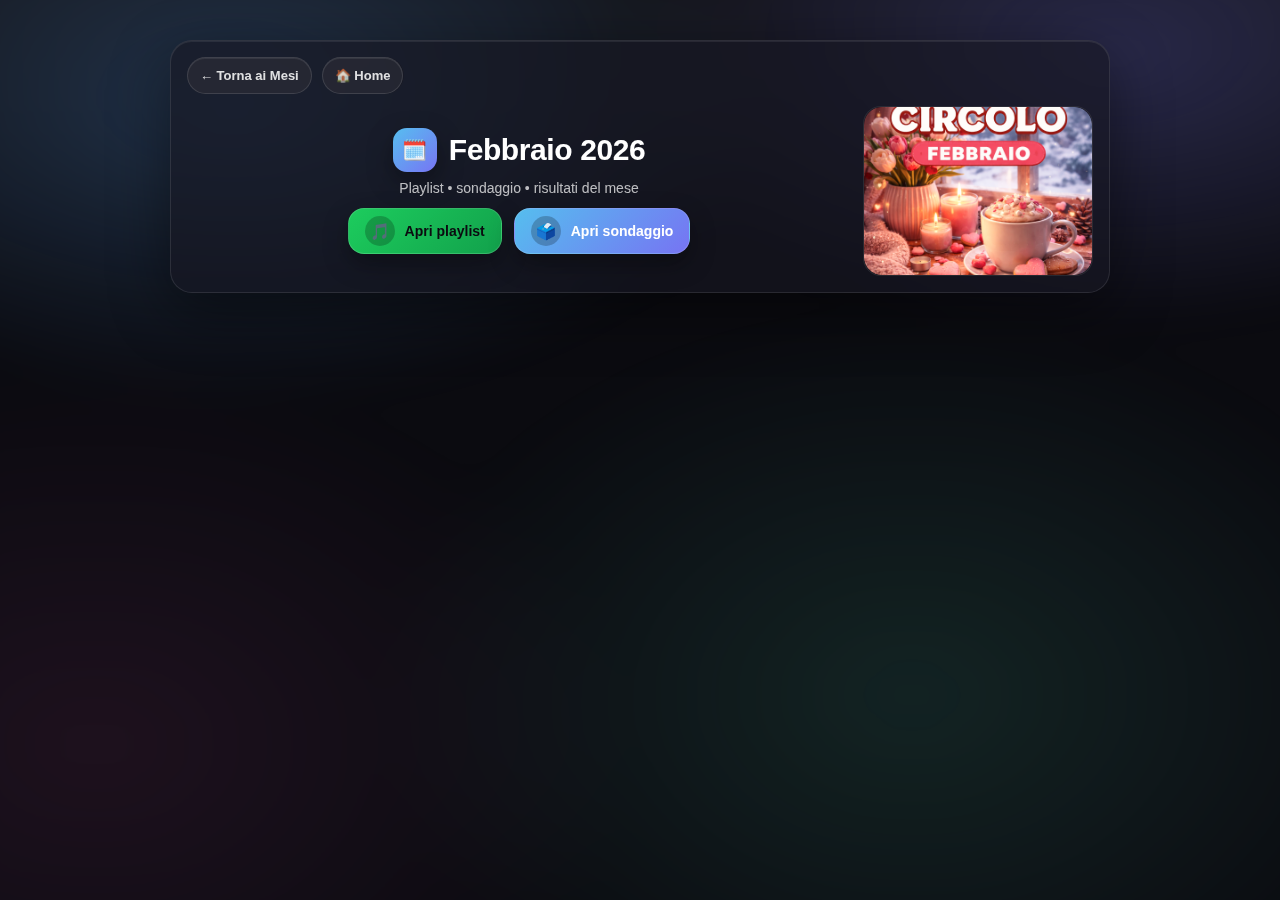
<file: docs/month-2026-02.html>
<!doctype html>
<html lang="it">
<head>
  <meta charset="utf-8" />
  <meta name="viewport" content="width=device-width,initial-scale=1" />
  <title>Febbario 2026 - MusicLeague</title>

  <style>
  :root{
  --bg:#0b0b10;
  --card:#141421cc;
  --border:#23233a;
  --text:#ffffff;
  --muted:#cfcfe6;
  --muted2:#a7a7c7;

  --btn:#2b2b45;
  --btnHover:#3a3a5e;

  --radius:22px;

  --gold:#B8860B;
  --silver:#C0C0C0;
  --bronze:#8B4513;
  --points:#ff4d5a;
}

*{ box-sizing:border-box; }

body{
  margin:0;
  font-family:-apple-system,BlinkMacSystemFont,"SF Pro Display","SF Pro Text","Segoe UI",Roboto,Arial,sans-serif;
  color:var(--text);
  background:var(--bg);
  min-height:100vh;
  overflow-x:hidden;
}

/* sfondo soft */
.bg{
  position:fixed;
  inset:-40px;
  background:
    radial-gradient(900px 500px at 20% 15%, rgba(90,167,255,.22), transparent 60%),
    radial-gradient(900px 500px at 85% 10%, rgba(123,123,255,.22), transparent 55%),
    radial-gradient(900px 650px at 70% 75%, rgba(90,255,211,.10), transparent 60%),
    radial-gradient(900px 650px at 10% 80%, rgba(255,90,199,.08), transparent 60%),
    linear-gradient(180deg, rgba(255,255,255,.04), transparent 35%);
  filter: blur(18px);
  z-index:-2;
}

.wrap{
  max-width:980px;
  margin:0 auto;
  padding:40px 20px;
}

.card{
  background:var(--card);
  border:1px solid rgba(255,255,255,.10);
  border-radius:var(--radius);
  padding:18px;
  box-shadow:0 20px 60px rgba(0,0,0,.45), inset 0 1px 0 rgba(255,255,255,.08);
  backdrop-filter: blur(18px);
  -webkit-backdrop-filter: blur(18px);
  margin-bottom:14px;
}

a{ color:#9dd1ff; text-decoration:none; }
a:hover{ text-decoration:underline; }

.hint{ color:var(--muted2); font-size:14px; }

/* =========================
   NAV PILLS (Home / Mesi)
   ========================= */
.navPills{
  display:flex;
  gap:10px;
  align-items:center;
  justify-content:flex-start;
  margin:0 0 12px 0;
  flex-wrap:wrap;
}

.navPill{
  display:inline-flex;
  align-items:center;
  gap:8px;
  padding:10px 12px;
  border-radius:999px;
  text-decoration:none;
  font-size:13px;
  font-weight:700;
  color: rgba(255,255,255,.86);
  background: rgba(255,255,255,.06);
  border: 1px solid rgba(255,255,255,.12);
  box-shadow: inset 0 1px 0 rgba(255,255,255,.08);
  backdrop-filter: blur(12px);
  -webkit-backdrop-filter: blur(12px);
  transition: transform .12s ease, background .12s ease, border-color .12s ease;
}

.navPill:hover{
  transform: translateY(-1px);
  background: rgba(255,255,255,.09);
  border-color: rgba(255,255,255,.18);
  text-decoration:none;
}
.navPill:active{ transform: translateY(0) scale(.99); }

/* =========================
   HEADER HERO (titolo + bottoni + immagine)
   ========================= */
.headerHero{
  background: rgba(22, 22, 34, .62);
  border: 1px solid rgba(255,255,255,.10);
  border-radius: var(--radius);
  padding: 16px;
  box-shadow: 0 18px 60px rgba(0,0,0,.45), inset 0 1px 0 rgba(255,255,255,.08);
  backdrop-filter: blur(16px);
  -webkit-backdrop-filter: blur(16px);
}

.headerGrid{
  display:grid;
  grid-template-columns: 1fr auto;
  gap:14px;
  align-items:center;
}

.headerLeft{
  display:flex;
  flex-direction:column;
  justify-content:center;
  padding:10px 10px 10px 12px;
  text-align:center;
}

.headerTitleRow{
  display:flex;
  align-items:center;
  justify-content:center;
  gap:12px;
  margin-bottom:8px;
}

.headerAppIcon{
  width:44px;height:44px;
  border-radius:14px;
  background: linear-gradient(135deg, rgba(90,200,250,.95), rgba(125,122,255,.95));
  display:grid;
  place-items:center;
  box-shadow: 0 10px 26px rgba(0,0,0,.35);
  flex:0 0 auto;
}
.headerAppIcon span{ font-size:20px; }

.headerTitle{
  margin:0;
  font-size:30px;
  letter-spacing:-0.4px;
}

.headerSub{
  margin:0 0 12px 0;
  color: rgba(255,255,255,.72);
  font-size:14px;
}

.headerActions{
  display:flex;
  justify-content:center;
  gap:12px;
  flex-wrap:wrap;
}

/* bottoni spotify / form */
.iconBtn{
  display:inline-flex;
  align-items:center;
  justify-content:center;
  gap:10px;
  height:46px;
  padding:0 16px;
  border-radius:16px;
  border:1px solid rgba(255,255,255,.14);
  text-decoration:none;
  font-weight:800;
  font-size:14px;
  box-shadow:0 10px 24px rgba(0,0,0,.35);
  transition: transform .12s ease, filter .12s ease;
  user-select:none;
  -webkit-tap-highlight-color: transparent;
}
.iconBtn:hover{ transform: translateY(-1px); filter: brightness(1.04); text-decoration:none; }
.iconBtn:active{ transform: translateY(0) scale(.99); }

.iconBtn-spotify{
  background: linear-gradient(135deg, rgba(30,215,96,.95), rgba(19,170,79,.95));
  color:#0b0b10;
}
.iconBtn-form{
  background: linear-gradient(135deg, rgba(90,200,250,.95), rgba(125,122,255,.95));
  color:#fff;
}

.iconCircle{
  width:30px;height:30px;
  border-radius:999px;
  background: rgba(0,0,0,.22);
  display:grid;
  place-items:center;
  font-size:16px;
}

/* immagine a destra: piccola e non “tira su” la card */
.headerRight{
  border-radius:18px;
  overflow:hidden;
  border:1px solid rgba(255,255,255,.10);
  background: rgba(0,0,0,.18);

  width:230px;
  max-width:40vw;
  height:170px;
  max-height:170px;

  justify-self:end;
  align-self:center;
}

.headerRight img{
  width:100%;
  height:100%;
  object-fit:cover;
  display:block;
  border-radius:18px;
  filter: saturate(1.06) contrast(1.02);
}

/* responsive header */
@media (max-width: 720px){
  .headerGrid{ grid-template-columns: 1fr; }
  .headerRight{
    width:100%;
    max-width:100%;
    height:150px;
    max-height:150px;
    justify-self:stretch;
  }
}

/* =========================
   BOTTONI GENERICI
   ========================= */
.btn{
  display:inline-flex;
  align-items:center;
  justify-content:center;
  gap:10px;
  height:40px;
  padding:0 14px;
  border-radius:12px;
  border:1px solid rgba(255,255,255,.12);
  background: var(--btn);
  color:#fff;
  cursor:pointer;
  user-select:none;
}
.btn:hover{ background: var(--btnHover); }

/* =========================
   TABELLE (OBIETTIVO: COLONNE MINIME + NO WRAP + SCROLL)
   ========================= */
.tableWrap{
  overflow-x:auto;
  overflow-y:hidden;
  -webkit-overflow-scrolling: touch;
  border:1px solid var(--border);
  border-radius:12px;
  max-width:100%;
}

/* ✅ la tabella NON deve riempire la card */
.tableWrap table{
  width:max-content !important; /* chiave: fit contenuto */
  table-layout:auto !important;
  border-collapse:collapse;
  font-size:14px;
}

/* ✅ mai andare a capo */
.tableWrap th,
.tableWrap td{
  padding:10px;
  text-align:left;
  border-top:1px solid #23233a;
  vertical-align:middle;
  white-space:nowrap !important;
  word-break:normal;
  overflow-wrap:normal;
}

thead{ background:#10101a; }
th{ border-top:0; }

/* Badge Rank */
.rankBadge{
  display:inline-block;
  padding:6px 10px;
  border-radius:10px;
  font-weight:900;
  min-width:40px;
  text-align:center;
}
.rankGold{ background: var(--gold); color:#111; }
.rankSilver{ background: var(--silver); color:#111; }
.rankBronze{ background: var(--bronze); color:#fff; }

.points{
  color:var(--points);
  font-weight:900;
}

/* ranking più compatto (prima colonna) + punti (ultima) */
.tableWrap th:first-child,
.tableWrap td:first-child{
  width:1%;
}
.tableWrap th:last-child,
.tableWrap td:last-child{
  width:1%;
}

/* piccoli aggiustamenti solo per users */
#usersTable th, #usersTable td{
  padding-left:10px;
  padding-right:10px;
}
#usersTable th:nth-child(1), #usersTable td:nth-child(1){ text-align:center; }
#usersTable th:nth-child(3), #usersTable td:nth-child(3){ text-align:right; }

/* =========================
   OVERLAY FULLSCREEN
   ========================= */
.overlay{
  position:fixed; inset:0;
  background:rgba(0,0,0,.75);
  display:none;
  align-items:center;
  justify-content:center;
  padding:14px;
  z-index:9999;
}
.overlay.open{ display:flex; }

.overlay-card{
  width:min(1100px, 100%);
  height:min(90vh, 100%);
  background:#141421;
  border:1px solid #23233a;
  border-radius:16px;
  padding:14px;
  display:flex;
  flex-direction:column;
}

.overlay-header{
  display:flex;
  justify-content:space-between;
  align-items:center;
  gap:10px;
  margin-bottom:10px;
}
.overlay-title{ font-size:18px; font-weight:bold; }

.overlay-body{
  flex:1;
  overflow:auto;
  border:1px solid #23233a;
  border-radius:12px;
}

/* ✅ anche in overlay: fit contenuto + no wrap */
.fullscreenMode{
  overflow-x:auto !important;
  overflow-y:hidden !important;
  -webkit-overflow-scrolling: touch;
  max-width:100%;
}

.fullscreenMode table{
  width:max-content !important;
  table-layout:auto !important;
}

.fullscreenMode th,
.fullscreenMode td{
  white-space:nowrap !important;
}

/* overlay più compatto su mobile */
@media (max-width: 520px){
  .overlay .fullscreenMode table{ font-size:12px; }
  .overlay .fullscreenMode th,
  .overlay .fullscreenMode td{ padding:7px 8px !important; }
}

/* =========================
   CLASSIFICA UTENTI (MAIN)
   ========================= */
.card-users{
  position: relative;
  overflow: hidden;
  border: 1px solid rgba(255,255,255,.16);
  background: linear-gradient(135deg, rgba(125,122,255,.14), rgba(90,200,250,.10));
  box-shadow:
    0 22px 70px rgba(0,0,0,.60),
    0 0 28px rgba(125,122,255,.14),
    inset 0 1px 0 rgba(255,255,255,.10);
}

.card-users::before{
  content:"";
  position:absolute;
  inset:-2px;
  background:
    radial-gradient(500px 220px at 18% 20%, rgba(255,215,0,.14), transparent 60%),
    radial-gradient(520px 260px at 75% 30%, rgba(125,122,255,.22), transparent 65%),
    radial-gradient(520px 300px at 55% 95%, rgba(90,200,250,.14), transparent 60%);
  pointer-events:none;
  opacity:.95;
}

.card-users > *{ position:relative; }

.card-users h2{
  letter-spacing:.8px;
  font-weight:900;
  text-transform:uppercase;
}

.card-users h2::after{
  content:" PRINCIPALE";
  display:inline-block;
  margin-left:10px;
  padding:4px 10px;
  border-radius:999px;
  font-size:11px;
  letter-spacing:.6px;
  font-weight:800;
  color: rgba(255,255,255,.92);
  background: rgba(255,255,255,.10);
  border: 1px solid rgba(255,255,255,.14);
}

.card-users .points{
  color:#ff4d4d;
  font-weight:900;
}

/* responsive generale */
@media (max-width: 560px){
  .headerTitle{ font-size:28px; }
  .iconBtn{ width:100%; }
}

</style>

  </style>
</head>

<body>
  <div class="bg"></div>

<div class="wrap">

  <!-- HEADER: titolo + bottoni + immagine dentro stessa card -->
  <div class="card headerHero">

    <div class="navPills">
      <a class="navPill" href="months.html">← Torna ai Mesi</a>
      <a class="navPill" href="index.html">🏠 Home</a>
    </div>

    <div class="headerGrid">

      <!-- SINISTRA: titolo + bottoni -->
      <div class="headerLeft">
        <div class="headerTitleRow">
          <div class="headerAppIcon"><span>🗓️</span></div>
          <h1 class="headerTitle">Febbraio 2026</h1>
        </div>

        <p class="headerSub">Playlist • sondaggio • risultati del mese</p>

        <div class="headerActions">
          <!-- Spotify -->
          <a class="iconBtn iconBtn-spotify" id="playlistBtn" target="_blank" rel="noopener">
            <span class="iconCircle">🎵</span>
            Apri playlist
          </a>

          <!-- Form -->
          <a class="iconBtn iconBtn-form" id="formBtn" target="_blank" rel="noopener">
            <span class="iconCircle">🗳️</span>
            Apri sondaggio
          </a>
        </div>
      </div>

      <!-- DESTRA: immagine -->
      <div class="headerRight">
        <img src="assets/febbraio26.png" alt="Febbraio 2026" />
      </div>

    </div>
  </div>

  <!-- TOP 10 --> <!--
  <div class="card">
    <h2 style="margin-top:0">🏆 Top 10</h2>
    <div style="display:flex; gap:10px; flex-wrap:wrap; margin:10px 0 12px 0;">
      <button class="btn" id="fullscreenBtn" type="button">🔍 Schermo intero</button>
    </div>

    <div id="top10Wrap" class="tableWrap">
      <table id="top10Table">
        <thead>
          <tr>
            <th>Rank</th>
            <th>Titolo</th>
            <th>Artista/Band</th>
            <th>Media</th>
            <th>Punti</th>
            <th>Proponente</th>
          </tr>
        </thead>
        <tbody id="top10Body"></tbody>
      </table>
    </div>

    <p id="top10Status" class="hint" style="margin-top:10px;"></p>
  </div> -->

  <!-- CLASSIFICA MEDIA VOTI --> <!--
  <div class="card">
    <h2 style="margin-top:0">📊 Classifica Media Voti</h2>
    <div style="display:flex; gap:10px; flex-wrap:wrap; margin:10px 0 12px 0;">
      <button class="btn" id="avgFullscreenBtn" type="button">🔍 Schermo intero</button>
    </div>

    <div id="avgWrap" class="tableWrap">
      <table id="avgTable">
        <thead>
          <tr>
            <th>Rank</th>
            <th>Media</th>
            <th>Proponente</th>
            <th>Punti</th>
          </tr>
        </thead>
        <tbody id="avgBody"></tbody>
      </table>
    </div>

    <p id="avgStatus" class="hint" style="margin-top:10px;"></p>
  </div> -->

  <!-- CLASSIFICA UTENTI (più importante) --> <!--
  <div class="card card-users">
    <h2 style="margin-top:0">👤 CLASSIFICA UTENTI</h2>

    <div style="display:flex; gap:10px; flex-wrap:wrap; margin:10px 0 12px 0;">
      <button class="btn" id="fullscreenUsersBtn" type="button">🔍 Schermo intero</button>
    </div>

    <div id="usersWrap" class="tableWrap">
      <table id="usersTable">
        <thead>
          <tr>
            <th>Rank</th>
            <th>Utente</th>
            <th>Punti</th>
          </tr>
        </thead>
        <tbody id="usersBody"></tbody>
      </table>
    </div>

    <p id="usersStatus" class="hint" style="margin-top:10px;"></p>
  </div>

</div> -->

<!-- Overlay full-screen (riutilizzato per tutte le tabelle) -->
<div class="overlay" id="top10Overlay" aria-hidden="true">
  <div class="overlay-card">
    <div class="overlay-header">
      <div class="overlay-title">🏆 Top 10 — Schermo intero</div>
      <button class="btn" id="closeOverlayBtn" type="button">✖ Chiudi</button>
    </div>
    <div class="overlay-body" id="overlayBody"></div>
  </div>
</div>



  <script>
  // === LINK (metti i tuoi) ===
  const PLAYLIST_LINK = "https://open.spotify.com/playlist/2bC4Q2wI2AFvoOZs53sQC9?si=eEaa4FRJSNmWVDWlQrtGLg&pi=65Q4p_wnR8CYN";
  const FORM_LINK     = "";

  const playlistBtnEl = document.getElementById("playlistBtn");
  const formBtnEl     = document.getElementById("formBtn");
  if (playlistBtnEl) playlistBtnEl.href = PLAYLIST_LINK;
  if (formBtnEl)     formBtnEl.href     = FORM_LINK;

  // === HELPERS ===
  function escapeHtml(s) {
    return (s ?? "").toString().replace(/[&<>"']/g, m =>
      ({ "&":"&amp;","<":"&lt;",">":"&gt;",'"':"&quot;","'":"&#039;" }[m])
    );
  }

  // parser robusto: prova ; poi TAB poi ,
  function splitLine(line) {
    let parts;
    if (line.includes(";")) parts = line.split(";");
    else if (line.includes("\t")) parts = line.split("\t");
    else parts = line.split(",");
    return parts.map(s => (s ?? "").trim());
  }

  function rankBadgeHtml(rankText) {
    const r = (rankText ?? "").toString().trim();
    const n = parseInt(r, 10);

    let cls = "rankBadge";
    if (n === 1) cls += " rankGold";
    else if (n === 2) cls += " rankSilver";
    else if (n === 3) cls += " rankBronze";

    return `<span class="${cls}">${escapeHtml(r)}</span>`;
  }

  // Ricava YYYY-MM dal nome della pagina: month-2026-02.html
  function getMonthFolderFromPage() {
    const file = (location.pathname.split("/").pop() || "").toLowerCase();
    const m = file.match(/(\d{4})-(\d{2})/);
    if (m) return `${m[1]}-${m[2]}`;
    return "2026-02";
  }

  const MONTH_FOLDER = getMonthFolderFromPage();

  async function fetchCsvText(filename) {
    const url = `data/${MONTH_FOLDER}/${filename}`; // ✅ relativo (GitHub Pages safe)
    const res = await fetch(url, { cache: "no-store" });
    if (!res.ok) throw new Error(`CSV non trovato: ${url} (HTTP ${res.status})`);
    return await res.text();
  }

  // === TOP 10 ===
  async function loadTop10() {
    const body = document.getElementById("top10Body");
    const status = document.getElementById("top10Status");
    if (!body) return;

    try {
      const text = await fetchCsvText("top10.csv");
      const lines = text.split(/\r?\n/).filter(l => l.trim() !== "");
      const rows = lines.slice(1).map(splitLine);

      body.innerHTML = rows.map(cols => {
        const rank = cols[0];
        return `
          <tr>
            <td>${rankBadgeHtml(rank)}</td>
            <td>${escapeHtml(cols[1])}</td>
            <td style="color:var(--muted);">${escapeHtml(cols[2])}</td>
            <td>${escapeHtml(cols[3])}</td>
            <td class="points">${escapeHtml(cols[4])}</td>
            <td style="color:var(--muted);">${escapeHtml(cols[5])}</td>
          </tr>
        `;
      }).join("");

      if (status) status.textContent = "";
    } catch (e) {
      console.error(e);
      if (status) status.textContent = "";
    }
  }

  // === CLASSIFICA MEDIA VOTI ===
  async function loadAvg() {
    const body = document.getElementById("avgBody");
    const status = document.getElementById("avgStatus");
    if (!body) return;

    try {
      const text = await fetchCsvText("classificautentemediapunti.csv");
      const lines = text.split(/\r?\n/).filter(l => l.trim() !== "");
      const rows = lines.slice(1).map(splitLine);

      body.innerHTML = rows.map(cols => {
        const rank = cols[0];
        return `
          <tr>
            <td>${rankBadgeHtml(rank)}</td>
            <td>${escapeHtml(cols[1])}</td>
            <td>${escapeHtml(cols[2])}</td>
            <td class="points">${escapeHtml(cols[3])}</td>
          </tr>
        `;
      }).join("");

      if (status) status.textContent = "";
    } catch (e) {
      console.error(e);
      if (status) status.textContent = "";
    }
  }

  // === CLASSIFICA UTENTI ===
  async function loadUsers() {
    const body = document.getElementById("usersBody");
    const status = document.getElementById("usersStatus");
    if (!body) return;

    try {
      const text = await fetchCsvText("classificautenti.csv");
      const lines = text.split(/\r?\n/).filter(l => l.trim() !== "");
      const rows = lines.slice(1).map(splitLine);

      body.innerHTML = rows.map(cols => {
        const rank = cols[0];
        return `
          <tr>
            <td>${rankBadgeHtml(rank)}</td>
            <td>${escapeHtml(cols[1])}</td>
            <td class="points">${escapeHtml(cols[2])}</td>
          </tr>
        `;
      }).join("");

      if (status) status.textContent = "";
    } catch (e) {
      console.error(e);
      if (status) status.textContent = "";
    }
  }

  // Carica tutte
  loadTop10();
  loadAvg();
  loadUsers();

  // === Fullscreen overlay (riutilizzabile per più tabelle) ===
  const overlay = document.getElementById("top10Overlay");
  const closeOverlayBtn = document.getElementById("closeOverlayBtn");
  const overlayBody = document.getElementById("overlayBody");
  const overlayTitle = document.querySelector(".overlay-title");

  function openOverlayFor(wrapperEl, titleText) {
    if (!overlay || !overlayBody || !wrapperEl) return;

    overlayBody.innerHTML = "";

    const clone = wrapperEl.cloneNode(true);
    clone.classList.add("fullscreenMode");

    clone.style.overflow = "visible";
    clone.style.border = "0";
    clone.style.borderRadius = "0";

    overlayBody.appendChild(clone);

    if (overlayTitle) overlayTitle.textContent = titleText;

    overlay.classList.add("open");
    overlay.setAttribute("aria-hidden", "false");
    document.body.style.overflow = "hidden";
  }

  function closeOverlay() {
    if (!overlay) return;
    overlay.classList.remove("open");
    overlay.setAttribute("aria-hidden", "true");
    document.body.style.overflow = "";
  }

  if (closeOverlayBtn) closeOverlayBtn.addEventListener("click", closeOverlay);
  if (overlay) {
    overlay.addEventListener("click", (e) => {
      if (e.target === overlay) closeOverlay();
    });
  }

  // --- Top10 button ---
  const fullscreenBtn = document.getElementById("fullscreenBtn");
  const top10Wrap = document.getElementById("top10Wrap");
  if (fullscreenBtn && top10Wrap) {
    fullscreenBtn.addEventListener("click", () => {
      openOverlayFor(top10Wrap, "🏆 Top 10 — Schermo intero");
    });
  }

  // --- Avg button ---
  const avgFullscreenBtn = document.getElementById("avgFullscreenBtn");
  const avgWrap = document.getElementById("avgWrap");
  if (avgFullscreenBtn && avgWrap) {
    avgFullscreenBtn.addEventListener("click", () => {
      openOverlayFor(avgWrap, "📊 Classifica Media Voti — Schermo intero");
    });
  }

  // --- Users button ---
  const usersFullscreenBtn = document.getElementById("fullscreenUsersBtn");
  const usersWrap = document.getElementById("usersWrap");
  if (usersFullscreenBtn && usersWrap) {
    usersFullscreenBtn.addEventListener("click", () => {
      openOverlayFor(usersWrap, "👤 CLASSIFICA UTENTI — Schermo intero");
    });
  }
</script>



</body>
</html>
</file>
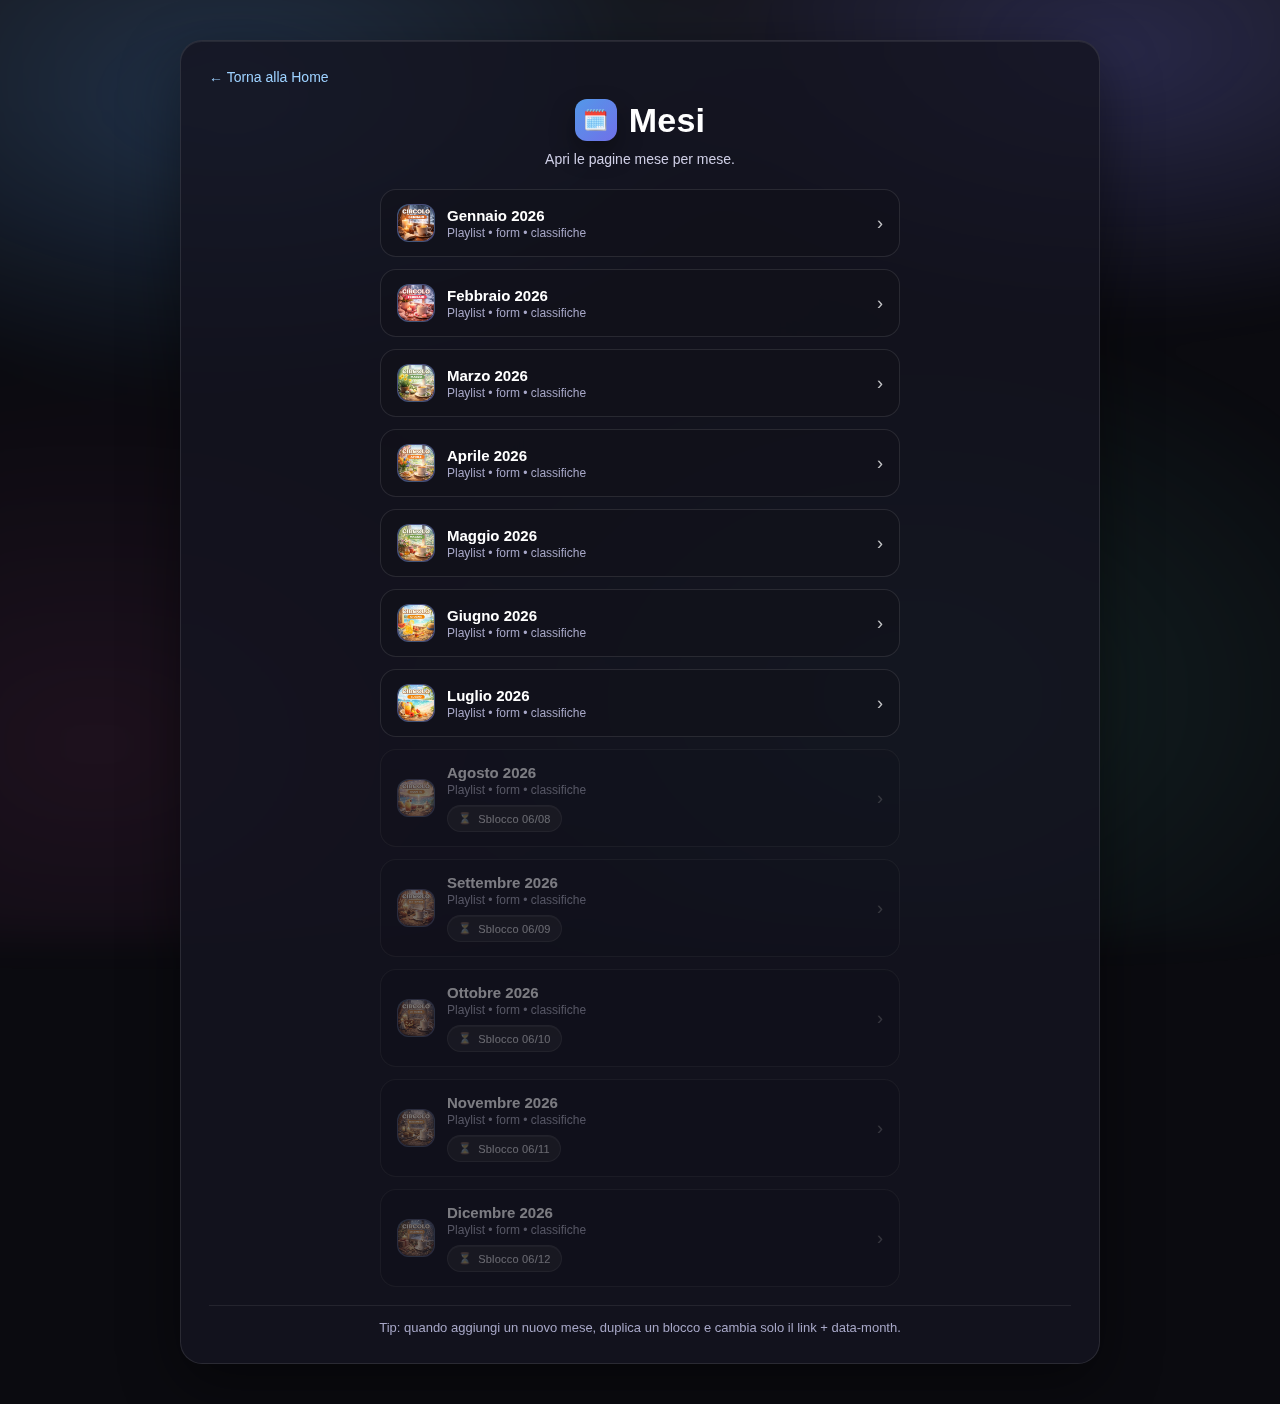
<file: docs/months.html>
<!doctype html>
<html lang="it">
<head>
  <meta charset="utf-8" />
  <meta name="viewport" content="width=device-width,initial-scale=1" />
  <title>Mesi - MusicLeague</title>

  <style>
    :root{
      --bg:#0b0b10;
      --card:#141421cc;
      --text:#ffffff;
      --muted:#cfcfe6;
      --muted2:#a7a7c7;
      --radius:22px;
    }

    *{ box-sizing:border-box; }

    body{
      margin:0;
      font-family: -apple-system, BlinkMacSystemFont, "SF Pro Display", "SF Pro Text",
                   "Segoe UI", Roboto, Arial, sans-serif;
      color:var(--text);
      background: var(--bg);
      min-height:100vh;
      overflow-x:hidden;
    }

    /* sfondo “Apple-like” */
    .bg{
      position:fixed;
      inset:-40px;
      background:
        radial-gradient(900px 500px at 20% 15%, rgba(90,167,255,.22), transparent 60%),
        radial-gradient(900px 500px at 85% 10%, rgba(123,123,255,.22), transparent 55%),
        radial-gradient(900px 650px at 70% 75%, rgba(90,255,211,.10), transparent 60%),
        radial-gradient(900px 650px at 10% 80%, rgba(255,90,199,.08), transparent 60%),
        linear-gradient(180deg, rgba(255,255,255,.04), transparent 35%);
      filter: blur(18px);
      z-index:-1;
    }

    .wrap{
      max-width:980px;
      margin:0 auto;
      padding:40px 20px;
      min-height:100vh;
      display:flex;
      align-items:flex-start;
      justify-content:center;
    }

    .card{
      width: min(920px, 100%);
      background: var(--card);
      border: 1px solid rgba(255,255,255,.10);
      border-radius: var(--radius);
      padding: 28px;
      box-shadow:
        0 20px 60px rgba(0,0,0,.45),
        inset 0 1px 0 rgba(255,255,255,.08);
      backdrop-filter: blur(18px);
    }

    a{ color:#9dd1ff; text-decoration:none; }
    a:hover{ text-decoration:underline; }

    .topbar{
      display:flex;
      align-items:center;
      justify-content:flex-start;
      gap:10px;
      margin-bottom:14px;
      color:var(--muted2);
      font-size:14px;
    }

    .titleRow{
      display:flex;
      align-items:center;
      justify-content:center;
      gap:12px;
      margin-top:8px;
    }

    .appIcon{
      width:42px;height:42px;
      border-radius:12px;
      display:grid;
      place-items:center;
      background: linear-gradient(135deg, rgba(90,167,255,.9), rgba(123,123,255,.9));
      box-shadow: 0 12px 24px rgba(0,0,0,.35);
      font-size:20px;
    }

    h1{
      margin:0;
      font-size:34px;
      letter-spacing:.2px;
    }

    .subtitle{
      margin:10px 0 0 0;
      color:var(--muted);
      text-align:center;
      font-size:14px;
    }

    .monthsGrid{
      margin-top:22px;
      display:grid;
      grid-template-columns: 1fr;
      gap:12px;
      justify-items:center;
    }

    .monthBtn{
      display:flex;
      align-items:center;
      justify-content:space-between;
      gap:12px;
      width: 100%;
      max-width: 520px;

      padding:14px 16px;
      border-radius:16px;
      border:1px solid rgba(255,255,255,.10);
      background: rgba(16,16,26,.55);
      color:var(--text);
      text-decoration:none;

      transition: transform .08s ease, background .15s ease, border-color .15s ease, opacity .15s ease;
    }

    .monthBtn:hover{
      transform: translateY(-1px);
      background: rgba(32,32,56,.55);
      border-color: rgba(255,255,255,.16);
      text-decoration:none;
    }

    .monthLeft{
      display:flex;
      align-items:center;
      gap:12px;
      min-width:0;
    }

    .monthBadge{
      width:38px;height:38px;
      border-radius:12px;
      display:grid;
      place-items:center;
      background: linear-gradient(135deg, rgba(90,167,255,.35), rgba(123,123,255,.35));
      border:1px solid rgba(255,255,255,.10);
      box-shadow: inset 0 1px 0 rgba(255,255,255,.08);
      flex:0 0 auto;
      overflow:hidden;
    }

    .monthImg{
      width:100%;
      height:100%;
      object-fit:cover;
      border-radius:12px;
      display:block;
    }

    .monthText{
      display:flex;
      flex-direction:column;
      gap:2px;
      min-width:0;
    }

    .monthName{
      font-weight:700;
      font-size:15px;
      white-space:nowrap;
      overflow:hidden;
      text-overflow:ellipsis;
    }

    .monthMeta{
      color:var(--muted2);
      font-size:12px;
      white-space:nowrap;
      overflow:hidden;
      text-overflow:ellipsis;
    }

    .chev{
      opacity:.75;
      flex:0 0 auto;
      font-size:18px;
    }

    /* ✅ STILE "BLOCCATO" */
    .monthBtn.locked{
      opacity:.45;
      filter:saturate(.6);
      cursor:not-allowed;
      pointer-events:none; /* non cliccabile */
      background: rgba(16,16,26,.35);
    }
    .monthBtn.locked:hover{
      transform:none;      /* niente “lift” */
      background: rgba(16,16,26,.35);
      border-color: rgba(255,255,255,.10);
    }
    .monthBtn.locked .chev{
      opacity:.35;
    }

    /* Badge testo “Disponibile dal…” */
    .availTag{
  display:inline-flex;
  align-items:center;
  gap:6px;
  margin-top:6px;

  font-size:11px;
  letter-spacing:.2px;
  color: rgba(255,255,255,.82);

  padding:6px 10px;
  border-radius:999px;

  background: rgba(255,255,255,.07);
  border: 1px solid rgba(255,255,255,.10);
  box-shadow: inset 0 1px 0 rgba(255,255,255,.08);

  backdrop-filter: blur(10px);
  -webkit-backdrop-filter: blur(10px);

  width: fit-content;
}
.availTag::before{
  content:"⏳";
  opacity:.9;
}


    .divider{
      margin:18px 0 0 0;
      border-top:1px solid rgba(255,255,255,.08);
      padding-top:14px;
      color:var(--muted2);
      font-size:13px;
      text-align:center;
    }

    @media (min-width: 700px){
      .monthsGrid{
        grid-template-columns: repeat(auto-fit, minmax(320px, 520px));
        justify-content: center;
      }
    }
  </style>
</head>

<body>
  <div class="bg"></div>

  <div class="wrap">
    <div class="card">

      <div class="topbar">
        <a href="index.html">← Torna alla Home</a>
      </div>

      <div class="titleRow">
        <div class="appIcon">🗓️</div>
        <h1>Mesi</h1>
      </div>

      <p class="subtitle">Apri le pagine mese per mese.</p>

      <div class="monthsGrid" id="monthsGrid">

        <!-- Gennaio -->
        <a class="monthBtn" href="month-2026-01.html" data-month="2026-01">
          <div class="monthLeft">
            <div class="monthBadge">
              <img src="assets/gennaio26.png" alt="Gennaio 2026" class="monthImg">
            </div>
            <div class="monthText">
              <div class="monthName">Gennaio 2026</div>
              <div class="monthMeta">Playlist • form • classifiche</div>
            </div>
          </div>
          <div class="chev">›</div>
        </a>

        <!-- Febbraio -->
        <a class="monthBtn" href="month-2026-02.html" data-month="2026-02">
          <div class="monthLeft">
            <div class="monthBadge">
              <img src="assets/febbraio26.png" alt="Febbraio 2026" class="monthImg">
            </div>
            <div class="monthText">
              <div class="monthName">Febbraio 2026</div>
              <div class="monthMeta">Playlist • form • classifiche</div>
            </div>
          </div>
          <div class="chev">›</div>
        </a>

        <!-- Marzo -->
        <a class="monthBtn" href="month-2026-03.html" data-month="2026-03">
          <div class="monthLeft">
            <div class="monthBadge">
              <img src="assets/marzo26.png" alt="Marzo 2026" class="monthImg">
            </div>
            <div class="monthText">
              <div class="monthName">Marzo 2026</div>
              <div class="monthMeta">Playlist • form • classifiche</div>
            </div>
          </div>
          <div class="chev">›</div>
        </a>

        <!-- Aprile -->
        <a class="monthBtn" href="month-2026-04.html" data-month="2026-04">
          <div class="monthLeft">
            <div class="monthBadge">
              <img src="assets/aprile26.png" alt="Aprile 2026" class="monthImg">
            </div>
            <div class="monthText">
              <div class="monthName">Aprile 2026</div>
              <div class="monthMeta">Playlist • form • classifiche</div>
            </div>
          </div>
          <div class="chev">›</div>
        </a>

        <!-- Maggio -->
        <a class="monthBtn" href="month-2026-05.html" data-month="2026-05">
          <div class="monthLeft">
            <div class="monthBadge">
              <img src="assets/maggio26.png" alt="Maggio 2026" class="monthImg">
            </div>
            <div class="monthText">
              <div class="monthName">Maggio 2026</div>
              <div class="monthMeta">Playlist • form • classifiche</div>
            </div>
          </div>
          <div class="chev">›</div>
        </a>

        <!-- Giugno -->
        <a class="monthBtn" href="month-2026-06.html" data-month="2026-06">
          <div class="monthLeft">
            <div class="monthBadge">
              <img src="assets/giugno26.png" alt="Giugno 2026" class="monthImg">
            </div>
            <div class="monthText">
              <div class="monthName">Giugno 2026</div>
              <div class="monthMeta">Playlist • form • classifiche</div>
            </div>
          </div>
          <div class="chev">›</div>
        </a>

        <!-- Luglio -->
        <a class="monthBtn" href="month-2026-07.html" data-month="2026-07">
          <div class="monthLeft">
            <div class="monthBadge">
              <img src="assets/luglio26.png" alt="Luglio 2026" class="monthImg">
            </div>
            <div class="monthText">
              <div class="monthName">Luglio 2026</div>
              <div class="monthMeta">Playlist • form • classifiche</div>
            </div>
          </div>
          <div class="chev">›</div>
        </a>

        <!-- Agosto -->
        <a class="monthBtn" href="month-2026-08.html" data-month="2026-08">
          <div class="monthLeft">
            <div class="monthBadge">
              <img src="assets/agosto26.png" alt="Agosto 2026" class="monthImg">
            </div>
            <div class="monthText">
              <div class="monthName">Agosto 2026</div>
              <div class="monthMeta">Playlist • form • classifiche</div>
            </div>
          </div>
          <div class="chev">›</div>
        </a>

        <!-- Settembre -->
        <a class="monthBtn" href="month-2026-09.html" data-month="2026-09">
          <div class="monthLeft">
            <div class="monthBadge">
              <img src="assets/settembre26.png" alt="Settembre 2026" class="monthImg">
            </div>
            <div class="monthText">
              <div class="monthName">Settembre 2026</div>
              <div class="monthMeta">Playlist • form • classifiche</div>
            </div>
          </div>
          <div class="chev">›</div>
        </a>

        <!-- Ottobre -->
        <a class="monthBtn" href="month-2026-10.html" data-month="2026-10">
          <div class="monthLeft">
            <div class="monthBadge">
              <img src="assets/ottobre26.png" alt="Ottobre 2026" class="monthImg">
            </div>
            <div class="monthText">
              <div class="monthName">Ottobre 2026</div>
              <div class="monthMeta">Playlist • form • classifiche</div>
            </div>
          </div>
          <div class="chev">›</div>
        </a>

        <!-- Novembre -->
        <a class="monthBtn" href="month-2026-11.html" data-month="2026-11">
          <div class="monthLeft">
            <div class="monthBadge">
              <img src="assets/novembre26.png" alt="Novembre 2026" class="monthImg">
            </div>
            <div class="monthText">
              <div class="monthName">Novembre 2026</div>
              <div class="monthMeta">Playlist • form • classifiche</div>
            </div>
          </div>
          <div class="chev">›</div>
        </a>

        <!-- Dicembre -->
        <a class="monthBtn" href="month-2026-12.html" data-month="2026-12">
          <div class="monthLeft">
            <div class="monthBadge">
              <img src="assets/dicembre26.png" alt="Dicembre 2026" class="monthImg">
            </div>
            <div class="monthText">
              <div class="monthName">Dicembre 2026</div>
              <div class="monthMeta">Playlist • form • classifiche</div>
            </div>
          </div>
          <div class="chev">›</div>
        </a>

      </div>

      <div class="divider">
        Tip: quando aggiungi un nuovo mese, duplica un blocco e cambia solo il link + data-month.
      </div>

    </div>
  </div>

  <script>
  (function () {
    const now = new Date();
    const year = now.getFullYear();
    const month = String(now.getMonth() + 1).padStart(2, "0");
    const day = now.getDate();

    const currentKey = `${year}-${month}`;
    const isCurrentMonthUnlocked = day >= 6;

    document.querySelectorAll(".monthBtn[data-month]").forEach(btn => {
      const m = btn.getAttribute("data-month");
      const isFutureMonth = m > currentKey;
      const isCurrentMonth = m === currentKey;

      const mustLock = isFutureMonth || (isCurrentMonth && !isCurrentMonthUnlocked);

      if (mustLock) {
        btn.classList.add("locked");
        btn.removeAttribute("href");

        const monthText = btn.querySelector(".monthText");
        if (monthText) {
          const old = monthText.querySelector(".availTag");
          if (old) old.remove();

          const monthNum = m.slice(5, 7);

          const tag = document.createElement("div");
          tag.className = "availTag";
          tag.textContent = `Sblocco 06/${monthNum}`;

          monthText.appendChild(tag);
        }
      }
    });
  })();
</script>




</body>
</html>
</file>
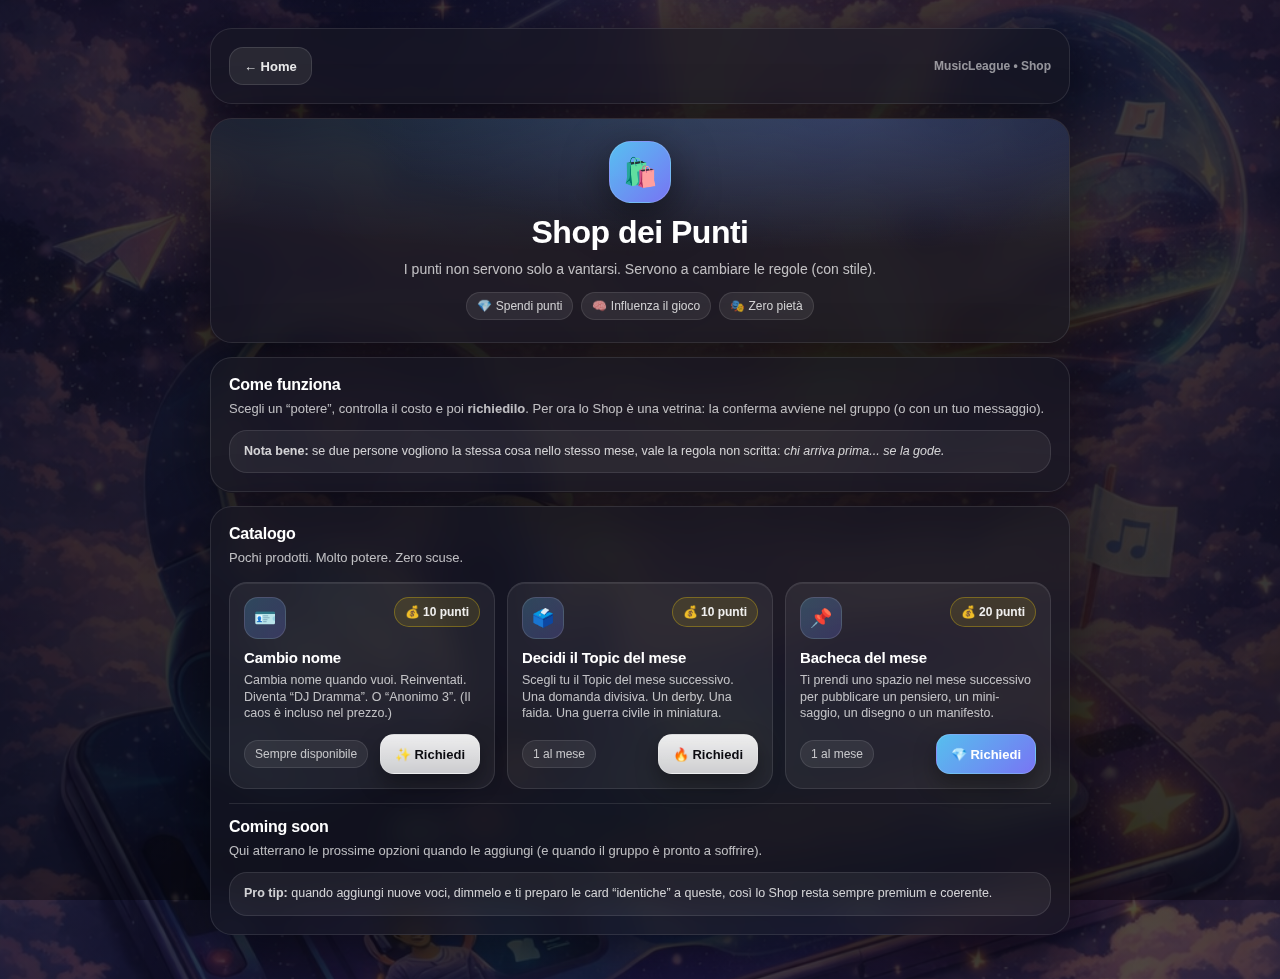
<file: docs/shop.html>
<!doctype html>
<html lang="it">
<head>
  <meta charset="utf-8" />
  <meta name="viewport" content="width=device-width,initial-scale=1" />
  <title>Shop dei Punti - MusicLeague</title>

  <style>
    :root{
      --bg0:#07070b;
      --card: rgba(22, 22, 34, .62);
      --stroke: rgba(255,255,255,.10);
      --text:#ffffff;
      --muted: rgba(255,255,255,.72);
      --muted2: rgba(255,255,255,.55);
      --shadow: 0 18px 60px rgba(0,0,0,.55);
      --radius: 22px;
      --accentA: rgba(90,200,250,.95);
      --accentB: rgba(125,122,255,.95);
      --goldA: rgba(255,214,10,.18);
      --goldB: rgba(255,214,10,.42);
    }

    *{ box-sizing:border-box; }

    body{
      margin:0;
      color:var(--text);
      font-family: -apple-system, BlinkMacSystemFont, "SF Pro Display", "SF Pro Text",
                   "Segoe UI", Roboto, Helvetica, Arial, sans-serif;

      background:
        linear-gradient(180deg, rgba(5,5,8,.70), rgba(5,5,8,.70)),
        url("assets/hero-submit.png");
      background-size: cover;
      background-position: center;
      background-repeat: no-repeat;

      min-height:100vh;
      overflow-x:hidden;
    }

    body::before{
      content:"";
      position:fixed;
      inset:0;
      background:
        radial-gradient(900px 520px at 50% 35%, rgba(0,0,0,.15), transparent 60%),
        radial-gradient(1200px 800px at 50% 120%, rgba(0,0,0,.45), transparent 55%),
        linear-gradient(180deg, rgba(0,0,0,.20), rgba(0,0,0,.35));
      pointer-events:none;
      z-index:0;
    }

    .wrap{
      position:relative;
      z-index:1;
      min-height:100vh;
      display:flex;
      align-items:flex-start;
      justify-content:center;
      padding:28px 16px 44px 16px;
    }

    .stack{
      width:100%;
      max-width: 920px;
      display:flex;
      flex-direction:column;
      gap:14px;
      align-items:center;
    }

    .card{
      width: min(860px, 100%);
      background: var(--card);
      border: 1px solid var(--stroke);
      border-radius: var(--radius);
      box-shadow: var(--shadow);
      backdrop-filter: blur(14px);
      -webkit-backdrop-filter: blur(14px);
      overflow:hidden;
    }

    .cardPad{ padding:18px 18px; }

    /* top actions */
    .topRow{
      display:flex;
      align-items:center;
      justify-content:space-between;
      gap:12px;
    }

    .homeBtn{
      display:inline-flex;
      align-items:center;
      gap:10px;
      height:38px;
      padding:0 14px;
      border-radius:14px;
      text-decoration:none;
      color:rgba(255,255,255,.90);
      font-weight:800;
      font-size:13px;
      background:rgba(255,255,255,.08);
      border:1px solid rgba(255,255,255,.12);
      backdrop-filter: blur(12px);
      -webkit-backdrop-filter: blur(12px);
      transition: transform .12s ease, background .12s ease;
      user-select:none;
      -webkit-tap-highlight-color: transparent;
    }
    .homeBtn:hover{ transform:translateY(-1px); background:rgba(255,255,255,.14); }
    .homeBtn:active{ transform:scale(.98); }

    /* header hero */
    .hero{
      text-align:center;
      padding:22px 18px;
      background:
        radial-gradient(1200px 260px at 50% -10%, rgba(90,200,250,.18), transparent 60%),
        radial-gradient(900px 240px at 75% 0%, rgba(125,122,255,.18), transparent 55%);
    }

    .heroIcon{
      width:62px;
      height:62px;
      border-radius:22px;
      display:grid;
      place-items:center;
      margin:0 auto 12px auto;
      font-size:28px;
      background: linear-gradient(135deg, var(--accentA), var(--accentB));
      box-shadow: 0 14px 44px rgba(0,0,0,.55);
      border:1px solid rgba(255,255,255,.14);
    }

    h1{
      margin:0;
      font-size:32px;
      letter-spacing:-.5px;
      line-height:1.1;
    }

    .subtitle{
      margin:10px 0 0 0;
      color: var(--muted);
      font-size: 14px;
      line-height:1.4;
    }

    /* pills */
    .pills{
      margin-top:12px;
      display:flex;
      flex-wrap:wrap;
      gap:8px;
      justify-content:center;
    }
    .pill{
      display:inline-flex;
      align-items:center;
      gap:6px;
      font-size:12px;
      padding:6px 10px;
      border-radius: 999px;
      background: rgba(255,255,255,.08);
      border: 1px solid rgba(255,255,255,.10);
      color: rgba(255,255,255,.78);
      white-space:nowrap;
    }

    /* section */
    .sectionTitle{
      margin:0;
      font-weight:900;
      letter-spacing:-.25px;
      font-size:16px;
    }
    .sectionSub{
      margin:6px 0 0 0;
      color:var(--muted);
      font-size:13px;
      line-height:1.4;
    }

    /* grid products */
    .grid{
      display:grid;
      grid-template-columns: repeat(3, minmax(0, 1fr));
      gap:12px;
      margin-top:14px;
    }

    .product{
      border-radius:18px;
      background: rgba(255,255,255,.06);
      border: 1px solid rgba(255,255,255,.10);
      padding:14px;
      box-shadow: inset 0 1px 0 rgba(255,255,255,.08);
      display:flex;
      flex-direction:column;
      min-height: 190px;
    }

    .productTop{
      display:flex;
      align-items:flex-start;
      justify-content:space-between;
      gap:10px;
      margin-bottom:10px;
    }

    .prodIcon{
      width:42px;
      height:42px;
      border-radius:14px;
      display:grid;
      place-items:center;
      font-size:18px;
      background: linear-gradient(135deg, rgba(90,200,250,.22), rgba(125,122,255,.22));
      border: 1px solid rgba(255,255,255,.12);
    }

    .cost{
      display:inline-flex;
      align-items:center;
      gap:6px;
      padding:7px 10px;
      border-radius:999px;
      background: rgba(255,214,10,.10);
      border: 1px solid rgba(255,214,10,.30);
      color: rgba(255,255,255,.92);
      font-weight:900;
      font-size:12px;
      white-space:nowrap;
    }

    .prodName{
      margin:0;
      font-size:15px;
      font-weight:900;
      letter-spacing:-.2px;
    }

    .prodDesc{
      margin:6px 0 0 0;
      color:var(--muted);
      font-size:12.5px;
      line-height:1.35;
      flex:1;
    }

    .prodFooter{
      margin-top:12px;
      display:flex;
      gap:10px;
      align-items:center;
      justify-content:space-between;
    }

    .tag{
      font-size:12px;
      color:rgba(255,255,255,.72);
      background: rgba(255,255,255,.07);
      border: 1px solid rgba(255,255,255,.10);
      padding:6px 10px;
      border-radius:999px;
      white-space:nowrap;
    }

    .btn{
      display:inline-flex;
      align-items:center;
      justify-content:center;
      gap:10px;
      height:40px;
      padding:0 14px;
      border-radius: 14px;
      text-decoration:none;
      color: #0b0b10;
      font-weight: 900;
      font-size: 13px;
      background: linear-gradient(180deg, rgba(255,255,255,.92), rgba(255,255,255,.78));
      border: 1px solid rgba(255,255,255,.18);
      box-shadow: 0 10px 22px rgba(0,0,0,.35);
      transition: transform .12s ease, box-shadow .12s ease, filter .12s ease;
      user-select:none;
      -webkit-tap-highlight-color: transparent;
      white-space:nowrap;
    }
    .btn:hover{ transform: translateY(-1px); box-shadow: 0 14px 28px rgba(0,0,0,.42); filter: brightness(1.03); }
    .btn:active{ transform: translateY(0px) scale(.99); box-shadow: 0 10px 20px rgba(0,0,0,.38); }

    .btn-accent{
      color: #fff;
      background: linear-gradient(135deg, var(--accentA), var(--accentB));
      border: 1px solid rgba(255,255,255,.14);
    }

    .hintBox{
      margin-top:12px;
      padding:12px 14px;
      border-radius:18px;
      background: rgba(255,255,255,.06);
      border: 1px solid rgba(255,255,255,.10);
      color: rgba(255,255,255,.80);
      font-size:12.5px;
      line-height:1.4;
    }

    .divider{
      height:1px;
      background: rgba(255,255,255,.10);
      margin:14px 0;
    }

    @media (max-width: 860px){
      .grid{ grid-template-columns: 1fr 1fr; }
    }
    @media (max-width: 560px){
      .grid{ grid-template-columns: 1fr; }
      h1{ font-size:28px; }
    }
  </style>
</head>

<body>
  <div class="wrap">
    <div class="stack">

      <!-- TOP BAR -->
      <div class="card">
        <div class="cardPad">
          <div class="topRow">
            <a class="homeBtn" href="index.html">← Home</a>
            <div style="color:rgba(255,255,255,.55); font-size:12px; font-weight:700;">
              MusicLeague • Shop
            </div>
          </div>
        </div>
      </div>

      <!-- HERO -->
      <div class="card">
        <div class="hero">
          <div class="heroIcon">🛍️</div>
          <h1>Shop dei Punti</h1>
          <p class="subtitle">
            I punti non servono solo a vantarsi. Servono a cambiare le regole (con stile).
          </p>

          <div class="pills">
            <span class="pill">💎 Spendi punti</span>
            <span class="pill">🧠 Influenza il gioco</span>
            <span class="pill">🎭 Zero pietà</span>
          </div>
        </div>
      </div>

      <!-- COME FUNZIONA -->
      <div class="card">
        <div class="cardPad">
          <div class="sectionTitle">Come funziona</div>
          <p class="sectionSub">
            Scegli un “potere”, controlla il costo e poi <b>richiedilo</b>.
            Per ora lo Shop è una vetrina: la conferma avviene nel gruppo (o con un tuo messaggio).
          </p>

          <div class="hintBox">
            <b>Nota bene:</b> se due persone vogliono la stessa cosa nello stesso mese, vale la regola non scritta:
            <i>chi arriva prima... se la gode.</i>
          </div>
        </div>
      </div>

      <!-- PRODOTTI -->
      <div class="card">
        <div class="cardPad">
          <div class="sectionTitle">Catalogo</div>
          <p class="sectionSub">Pochi prodotti. Molto potere. Zero scuse.</p>

          <div class="grid">

            <!-- PRODOTTO 1 -->
            <div class="product">
              <div class="productTop">
                <div class="prodIcon">🪪</div>
                <div class="cost">💰 10 punti</div>
              </div>

              <div>
                <p class="prodName">Cambio nome</p>
                <p class="prodDesc">
                  Cambia nome quando vuoi. Reinventati. Diventa “DJ Dramma”. O “Anonimo 3”.
                  (Il caos è incluso nel prezzo.)
                </p>
              </div>

              <div class="prodFooter">
                <div class="tag">Sempre disponibile</div>
                <a class="btn" href="#" onclick="requestItem('Cambio nome'); return false;">✨ Richiedi</a>
              </div>
            </div>

            <!-- PRODOTTO 2 -->
            <div class="product">
              <div class="productTop">
                <div class="prodIcon">🗳️</div>
                <div class="cost">💰 10 punti</div>
              </div>

              <div>
                <p class="prodName">Decidi il Topic del mese</p>
                <p class="prodDesc">
                  Scegli tu il Topic del mese successivo. Una domanda divisiva.
                  Un derby. Una faida. Una guerra civile in miniatura.
                </p>
              </div>

              <div class="prodFooter">
                <div class="tag">1 al mese</div>
                <a class="btn" href="#" onclick="requestItem('Decidi il Topic'); return false;">🔥 Richiedi</a>
              </div>
            </div>

            <!-- PRODOTTO 3 -->
            <div class="product">
              <div class="productTop">
                <div class="prodIcon">📌</div>
                <div class="cost">💰 20 punti</div>
              </div>

              <div>
                <p class="prodName">Bacheca del mese</p>
                <p class="prodDesc">
                  Ti prendi uno spazio nel mese successivo per pubblicare
                  un pensiero, un mini-saggio, un disegno o un manifesto.
                </p>
              </div>

              <div class="prodFooter">
                <div class="tag">1 al mese</div>
                <a class="btn btn-accent" href="#" onclick="requestItem('Bacheca del mese'); return false;">💎 Richiedi</a>
              </div>
            </div>

          </div>

          <div class="divider"></div>

          <div class="sectionTitle">Coming soon</div>
          <p class="sectionSub">
            Qui atterrano le prossime opzioni quando le aggiungi (e quando il gruppo è pronto a soffrire).
          </p>

          <div class="hintBox">
            <b>Pro tip:</b> quando aggiungi nuove voci, dimmelo e ti preparo le card “identiche” a queste,
            così lo Shop resta sempre premium e coerente.
          </div>
        </div>
      </div>

    </div>
  </div>

  <script>
    function requestItem(name){
      alert("Richiesta inviata (più o meno): " + name + "\\n\\nPer ora scrivi nel gruppo o al Master per confermare.");
    }
  </script>
</body>
</html>
</file>
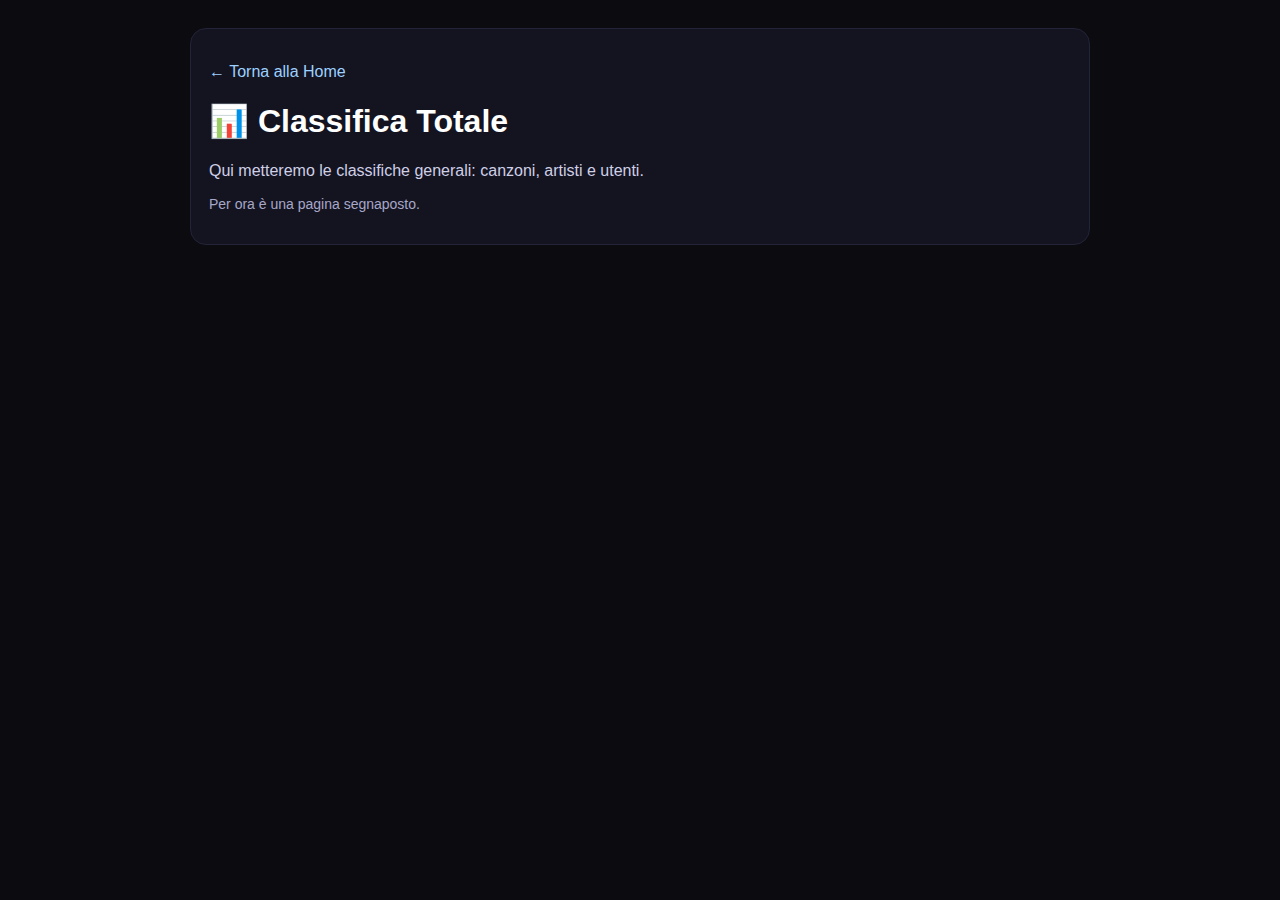
<file: sito/leaderboard.html>
<!doctype html>
<html lang="it">
<head>
  <meta charset="utf-8" />
  <meta name="viewport" content="width=device-width,initial-scale=1" />
  <title>Classifica Totale - MusicLeague</title>
  <style>
    body{font-family:Arial;background:#0b0b10;color:#fff;margin:0}
    .wrap{max-width:900px;margin:0 auto;padding:28px}
    .card{background:#141421;border:1px solid #23233a;border-radius:16px;padding:18px}
    a{color:#9dd1ff;text-decoration:none}
    p{color:#cfcfe6}
  </style>
</head>
<body>
  <div class="wrap">
    <div class="card">
      <p><a href="index.html">← Torna alla Home</a></p>
      <h1>📊 Classifica Totale</h1>
      <p>Qui metteremo le classifiche generali: canzoni, artisti e utenti.</p>
      <p style="color:#a7a7c7;font-size:14px">Per ora è una pagina segnaposto.</p>
    </div>
  </div>
</body>
</html>
</file>
<file: docs/styles.css>
/* =========================
   MusicLeague — styles.css
   (mettilo in /docs/styles.css)
   ========================= */

/* ---------- THEME ---------- */
:root{
  --bg:#0b0b10;
  --card:#141421cc;
  --border:#23233a;
  --text:#ffffff;
  --muted:#cfcfe6;
  --muted2:#a7a7c7;

  --btn:#2b2b45;
  --btnHover:#3a3a5e;

  --radius:22px;

  --gold:#B8860B;
  --silver:#C0C0C0;
  --bronze:#8B4513;
  --points:#ff4d5a;
}

*{ box-sizing:border-box; }

html, body{ height:100%; }

body{
  margin:0;
  font-family:-apple-system, BlinkMacSystemFont, "SF Pro Display", "SF Pro Text",
              "Segoe UI", Roboto, Arial, sans-serif;
  color:var(--text);
  background:var(--bg);
  min-height:100vh;
  overflow-x:hidden;
}

a{ color:#9dd1ff; text-decoration:none; }
a:hover{ text-decoration:underline; }

/* ---------- SOFT BACKGROUND ---------- */
.bg{
  position:fixed;
  inset:-40px;
  background:
    radial-gradient(900px 500px at 20% 15%, rgba(90,167,255,.22), transparent 60%),
    radial-gradient(900px 500px at 85% 10%, rgba(123,123,255,.22), transparent 55%),
    radial-gradient(900px 650px at 70% 75%, rgba(90,255,211,.10), transparent 60%),
    radial-gradient(900px 650px at 10% 80%, rgba(255,90,199,.08), transparent 60%),
    linear-gradient(180deg, rgba(255,255,255,.04), transparent 35%);
  filter: blur(18px);
  z-index:-2;
}

.wrap{
  max-width:980px;
  margin:0 auto;
  padding:40px 20px;
}

/* ---------- CARD ---------- */
.card{
  background:var(--card);
  border:1px solid rgba(255,255,255,.10);
  border-radius:var(--radius);
  padding:18px;
  box-shadow:
    0 20px 60px rgba(0,0,0,.45),
    inset 0 1px 0 rgba(255,255,255,.08);
  backdrop-filter: blur(18px);
  -webkit-backdrop-filter: blur(18px);
  margin-bottom:14px;
}

/* ---------- NAV PILLS ---------- */
.navPills{
  display:flex;
  gap:10px;
  align-items:center;
  justify-content:flex-start;
  margin:0 0 12px 0;
  flex-wrap:wrap;
}

.navPill{
  display:inline-flex;
  align-items:center;
  gap:8px;
  padding:10px 12px;
  border-radius:999px;
  text-decoration:none;
  font-size:13px;
  font-weight:700;
  color:rgba(255,255,255,.86);

  background: rgba(255,255,255,.06);
  border:1px solid rgba(255,255,255,.12);
  box-shadow: inset 0 1px 0 rgba(255,255,255,.08);
  backdrop-filter: blur(12px);
  -webkit-backdrop-filter: blur(12px);

  transition: transform .12s ease, background .12s ease, border-color .12s ease;
}

.navPill:hover{
  transform: translateY(-1px);
  background: rgba(255,255,255,.09);
  border-color: rgba(255,255,255,.18);
  text-decoration:none;
}
.navPill:active{ transform: translateY(0) scale(.99); }

/* ---------- HEADER HERO (titolo + bottoni + immagine) ---------- */
.headerHero{
  background: rgba(22, 22, 34, .62);
  border: 1px solid rgba(255,255,255,.10);
  border-radius: 22px;
  padding: 16px;
  box-shadow: 0 18px 60px rgba(0,0,0,.45), inset 0 1px 0 rgba(255,255,255,.08);
  backdrop-filter: blur(16px);
  -webkit-backdrop-filter: blur(16px);
}

.headerGrid{
  display:grid;
  grid-template-columns: 1fr auto;
  gap:14px;
  align-items:center;
}

.headerLeft{
  display:flex;
  flex-direction:column;
  justify-content:center;
  padding:10px 10px 10px 12px;
  text-align:center;
}

.headerTitleRow{
  display:flex;
  align-items:center;
  justify-content:center;
  gap:12px;
  margin-bottom:8px;
}

.headerAppIcon{
  width:44px;height:44px;
  border-radius:14px;
  background: linear-gradient(135deg, rgba(90,200,250,.95), rgba(125,122,255,.95));
  display:grid;
  place-items:center;
  box-shadow: 0 10px 26px rgba(0,0,0,.35);
  flex:0 0 auto;
}

.headerAppIcon span{ font-size:20px; }

.headerTitle{
  margin:0;
  font-size: 30px;
  letter-spacing:-0.4px;
}

.headerSub{
  margin:0 0 12px 0;
  color: rgba(255,255,255,.72);
  font-size: 14px;
}

.headerActions{
  display:flex;
  justify-content:center;
  gap:12px;
  flex-wrap:wrap;
}

/* bottoni icona */
.iconBtn{
  display:inline-flex;
  align-items:center;
  justify-content:center;
  gap:10px;
  height: 46px;
  padding: 0 16px;
  border-radius: 16px;
  border: 1px solid rgba(255,255,255,.14);
  text-decoration:none;
  font-weight: 800;
  font-size: 14px;
  box-shadow: 0 10px 24px rgba(0,0,0,.35);
  transition: transform .12s ease, filter .12s ease;
  user-select:none;
  -webkit-tap-highlight-color: transparent;
}

.iconBtn:hover{ transform: translateY(-1px); filter: brightness(1.04); text-decoration:none; }
.iconBtn:active{ transform: translateY(0) scale(.99); }

.iconBtn-spotify{
  background: linear-gradient(135deg, rgba(30,215,96,.95), rgba(19,170,79,.95));
  color:#0b0b10;
}

.iconBtn-form{
  background: linear-gradient(135deg, rgba(90,200,250,.95), rgba(125,122,255,.95));
  color:#fff;
}

.iconCircle{
  width:30px;height:30px;
  border-radius: 999px;
  background: rgba(0,0,0,.22);
  display:grid;
  place-items:center;
  font-size:16px;
}

.headerRight{
  border-radius:18px;
  overflow:hidden;
  border:1px solid rgba(255,255,255,.10);
  background: rgba(0,0,0,.18);

  width:230px;
  max-width:40vw;
  height:170px;
  max-height:170px;
  justify-self:end;
  align-self:center;
}

.headerRight img{
  width:100%;
  height:100%;
  object-fit: cover;
  display:block;
  border-radius:18px;
  filter: saturate(1.06) contrast(1.02);
}

@media (max-width: 720px){
  .headerGrid{ grid-template-columns: 1fr; }
  .headerRight{
    width:100%;
    max-width:100%;
    height:150px;
    max-height:150px;
    justify-self:stretch;
  }
}

/* ---------- BUTTONS ---------- */
.btn{
  display:inline-flex;
  align-items:center;
  justify-content:center;
  gap:10px;
  height:40px;
  padding:0 14px;
  border-radius:12px;
  border:1px solid rgba(255,255,255,.12);
  background: var(--btn);
  color:#fff;
  cursor:pointer;
  user-select:none;
}
.btn:hover{ background: var(--btnHover); }

/* ---------- TABLES (mobile-friendly: colonne strette + scroll orizzontale) ---------- */
.tableWrap{
  overflow-x:auto;
  -webkit-overflow-scrolling: touch;
  border:1px solid var(--border);
  border-radius:12px;
}

/* IMPORTANTISSIMO:
   - width:max-content => la tabella prende solo lo spazio del contenuto
   - nowrap => niente a capo (meglio scroll orizzontale che righe alte)
*/
.tableWrap table{
  width:max-content;
  table-layout:auto;
  border-collapse:collapse;
  font-size:14px;
  min-width: 0;
}

thead{ background:#10101a; }

th, td{
  padding:10px 12px;
  text-align:left;
  border-top:1px solid #23233a;
  vertical-align:middle;
  white-space:nowrap; /* ✅ NON va a capo */
}

th{ border-top:0; font-weight:800; }

/* se vuoi “Rank” più stretta: */
th:first-child, td:first-child{
  width: 1%;
}

.hint{ color:var(--muted2); font-size:14px; }

/* ---------- RANK BADGE ---------- */
.rankBadge{
  display:inline-block;
  padding:6px 10px;
  border-radius:10px;
  font-weight:900;
  min-width:40px;
  text-align:center;
}

.rankGold{ background: var(--gold); color:#111; }
.rankSilver{ background: var(--silver); color:#111; }
.rankBronze{ background: var(--bronze); color:#fff; }

.points{
  color: var(--points);
  font-weight:900;
}

/* ---------- OVERLAY FULLSCREEN ---------- */
.overlay{
  position:fixed; inset:0;
  background:rgba(0,0,0,.75);
  display:none;
  align-items:center;
  justify-content:center;
  padding:14px;
  z-index:9999;
}
.overlay.open{ display:flex; }

.overlay-card{
  width:min(1100px, 100%);
  height:min(90vh, 100%);
  background:#141421;
  border:1px solid #23233a;
  border-radius:16px;
  padding:14px;
  display:flex;
  flex-direction:column;
}

.overlay-header{
  display:flex;
  justify-content:space-between;
  align-items:center;
  gap:10px;
  margin-bottom:10px;
}

.overlay-title{ font-size:18px; font-weight:900; }

.overlay-body{
  flex:1;
  overflow:auto;
  border:1px solid #23233a;
  border-radius:12px;
}

/* quando cloni una tabella dentro overlay */
.fullscreenMode table{
  width:max-content;
  table-layout:auto;
}
.fullscreenMode th,
.fullscreenMode td{
  white-space:nowrap;
}

/* overlay: font/padding un filo più compatto */
.overlay .fullscreenMode table{ font-size: 13px; }
.overlay .fullscreenMode th,
.overlay .fullscreenMode td{ padding: 8px 10px; }

@media (max-width: 560px){
  .headerTitle{ font-size:28px; }
  .iconBtn{ min-width:100%; }
  th, td{ padding:9px 10px; }
  .overlay .fullscreenMode table{ font-size:12px; }
}

/* ---------- CARD USERS (più importante) ---------- */
.card-users{
  position: relative;
  overflow: hidden;

  border: 1px solid rgba(255,255,255,.16);
  background: linear-gradient(135deg,
    rgba(125,122,255,.14),
    rgba(90,200,250,.10)
  );

  box-shadow:
    0 22px 70px rgba(0,0,0,.60),
    0 0 28px rgba(125,122,255,.14),
    inset 0 1px 0 rgba(255,255,255,.10);
}

.card-users::before{
  content:"";
  position:absolute;
  inset:-2px;
  background:
    radial-gradient(500px 220px at 18% 20%, rgba(255,215,0,.14), transparent 60%),
    radial-gradient(520px 260px at 75% 30%, rgba(125,122,255,.22), transparent 65%),
    radial-gradient(520px 300px at 55% 95%, rgba(90,200,250,.14), transparent 60%);
  pointer-events:none;
  opacity:.95;
}

.card-users > *{ position:relative; }

.card-users h2{
  letter-spacing:.8px;
  font-weight:900;
  text-transform: uppercase;
}

.card-users h2::after{
  content:" PRINCIPALE";
  display:inline-block;
  margin-left:10px;
  padding:4px 10px;
  border-radius:999px;
  font-size:11px;
  letter-spacing:.6px;
  font-weight:800;
  color: rgba(255,255,255,.92);
  background: rgba(255,255,255,.10);
  border: 1px solid rgba(255,255,255,.14);
}

/* opzionale: punti ancora più evidenti nella card users */
.card-users .points{
  color:#ff4d4d;
  font-weight:900;
}
/* =========================
   TOPIC CARD HOME
========================= */

.topicCard{
  position: relative;
  overflow: hidden;
  background: linear-gradient(135deg, rgba(255,215,0,.08), rgba(125,122,255,.08));
  border: 1px solid rgba(255,255,255,.14);
  box-shadow:
    0 20px 60px rgba(0,0,0,.55),
    0 0 30px rgba(255,215,0,.12);
}

.topicGrid{
  display:grid;
  grid-template-columns: 200px 1fr;
  gap:18px;
  align-items:center;
}

.topicImage{
  border-radius:16px;
  overflow:hidden;
  border:1px solid rgba(255,255,255,.12);
  background: rgba(0,0,0,.2);
}

.topicImage img{
  width:100%;
  height:100%;
  object-fit:cover;
  display:block;
}

.topicContent h2{
  margin:0 0 10px 0;
}

.topicDesc{
  color: var(--muted);
  font-size:14px;
  margin-bottom:14px;
  line-height:1.5;
}

.topicBtn{
  background: linear-gradient(135deg, rgba(255,215,0,.9), rgba(255,170,0,.9));
  color:#111;
  font-weight:800;
}

@media (max-width:720px){
  .topicGrid{
    grid-template-columns: 1fr;
  }

  .topicImage{
    height:160px;
  }
}
</file>
